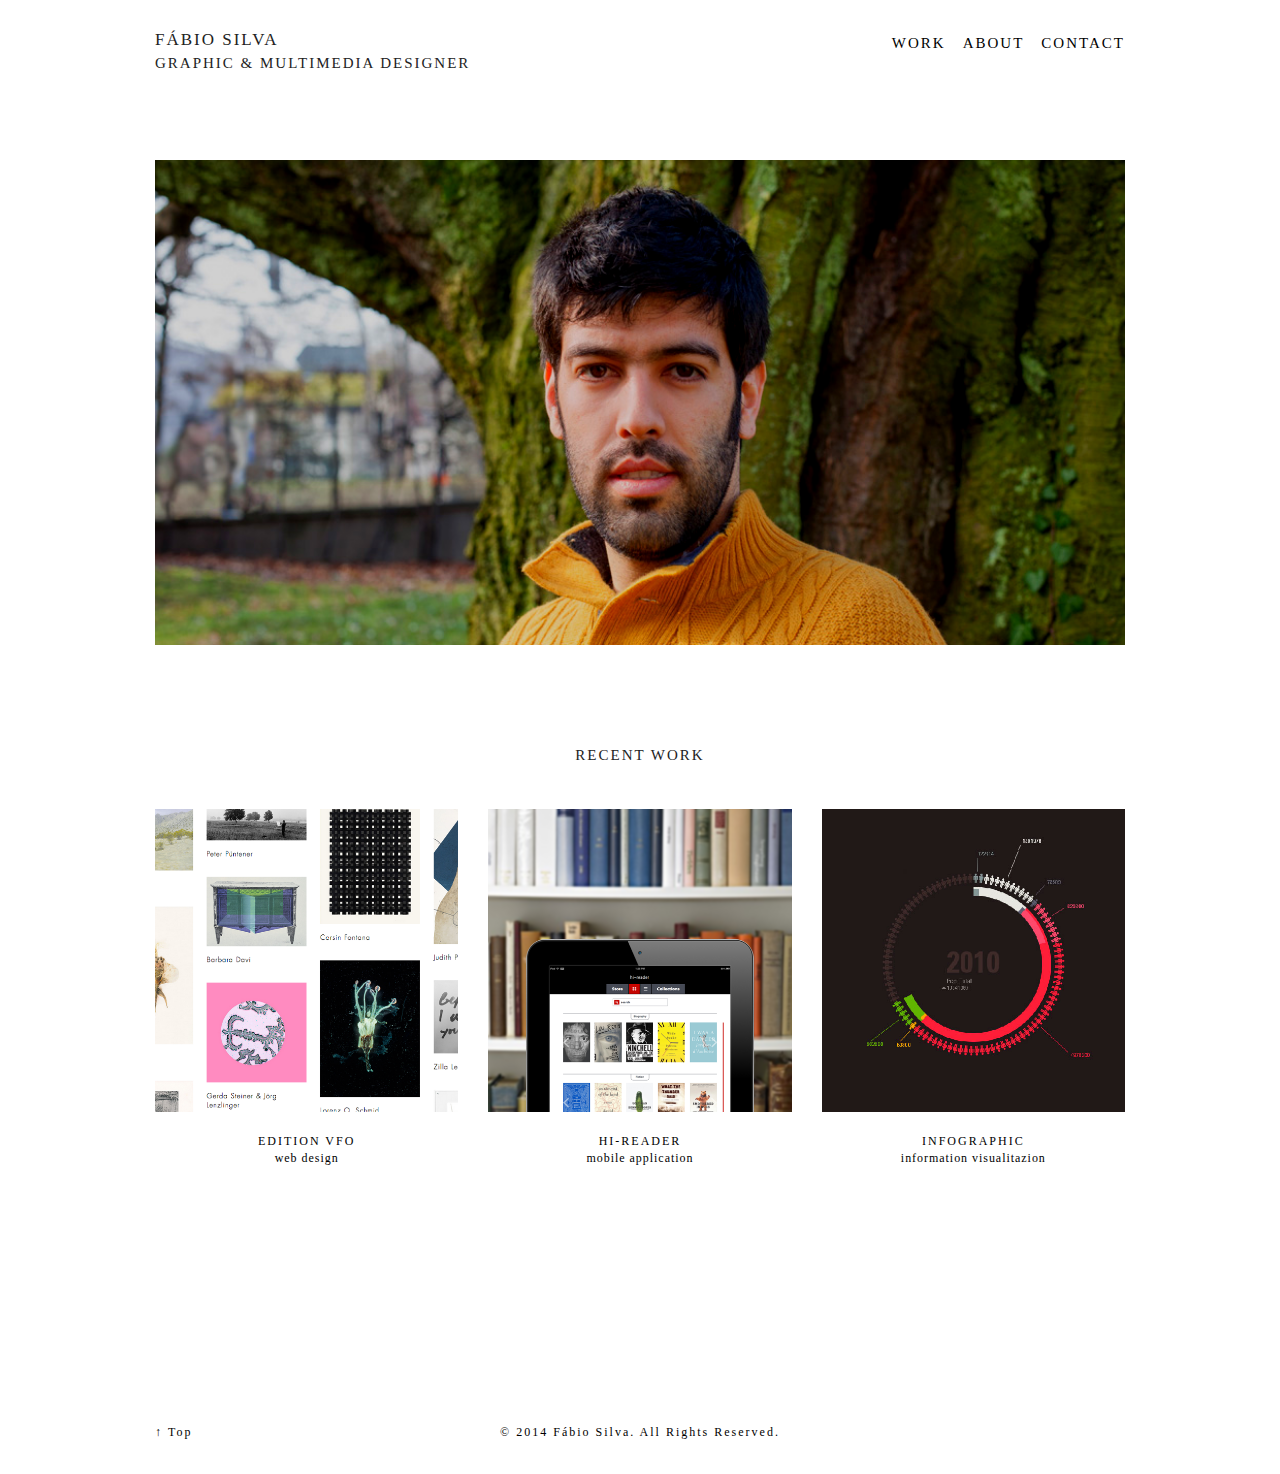
<file: index.html>
<!doctype html>
<html class               ="no-js" lang="en">
  <head>
    <meta charset         ="utf-8" />
    <meta name            ="viewport" content="width=device-width, initial-scale=1.0" />
    <link type            ="text/css" rel="stylesheet" href="http://fast.fonts.net/cssapi/09ff0a01-536b-4952-86ed-c318de79fda5.css"/>
    <title> Fábio Silva – Portfolio </title>
    <link rel             ="stylesheet" href="css/foundation.css" />
    <link href='http://fonts.googleapis.com/css?family=Roboto:400,100,100italic,300,300italic,400italic,500,500italic,700,700italic,900,900italic' rel='stylesheet' type='text/css'>
    <script src           ="js/vendor/modernizr.js"></script>
  </head>
  <body>

<!--<div class="row">
      <div class="large-12 columns posicaobottom">
        <div class="row hide-for-small">
          <div class="large-5 medium-7 small-12 columns">
            <div class="contain-to-grid sticky">
            <a href="index.html"> <h1>fábio silva</h1><span class="tagline">graphic & multimedia designer</span>
            </a>
            
            <div class="large-4 medium-1 columns">
            <p class="information"></p>
            </div>

            <div class="large-1 medium-2 small-12 small-text-center columns">
              <h1>about</h1>
            </div>

            <div class="large-1 medium-2 small-text-center columns end">
              <h1>contact</h1>
            </div>
</div>
        </div>
      </div>
    </div>-->
      
    
    <div class="row">
      <div class="large-12 columns posicaobottom">
       
          <div class="contain-to-grid sticky posicaotop">
      
            <nav class="top-bar toggle-topbar" data-topbar role="navigation"  data-options="sticky_on: true">
              <ul class="title-area">
                <li class="name">
                    <h1>fábio silva</h1>
                    <tagline>graphic &amp; multimedia designer</tagline></a>
                </li>
                </ul>
              
            
        
        <section>
          <ul class="right">
            <li class="search">
              <li><tagline><a href="work.html">work</a>&emsp;<a href="about.html">about</a>&emsp;<a href="contact.html">contact</a></tagline></li>    
            </li>

            
          </ul>
        </section>
        </nav>
    </div>
      </div>
    </div>
      
      
      <div class="row">
        <div class="large-12 columns posicaobottom">
            <img src="images/fabio_silva_.png">    
        </div>
    </div>
    
    
    <div class="row">
        <div class="large-12 columns text-center">
            <h1>recent work</h1>
        </div>
        <div class="large-4 medium-4 smal-12 columns text-center">
            <div class="pin">
            <a href="vfo.html"><img src="images/vfo.png"/><h>edition vfo</h><p>web design</p></a>
        </div>
            </div>
        
        <div class="large-4 medium-4 small-12 columns text-center">
            <div class="pin">
            <a href="hireader.html"><img src="images/hi-reader1.png"/><h>hi-reader</h><p>mobile application</p></a>
        </div>
        </div>
            
        <div class="large-4 medium-4 small-12 columns text-center">
            <div class="pin">
            <a href="infoviz.html"><img src="images/info.jpg"/><h>infographic</h><p>information visualitazion</p></a>
        </div>
    </div>
            </div>
      
      
    <!--<div class="row">
      
      
        <div class="large-6 medium-6 small-12 vrow">
          <div class="large-12 medium-12 small-12 columns text-center">
            <div class="pin">
              <a href="work1.html"><img src="images/en.jpg"/><h>ensino superior e empregabilidade em portugal</h><p>editorial design</p></a>
            </div>

            <div class="pin">
              <img src="images/casacinema.jpg"/><h>casa cinema</h><p>graphic design</p>
            </div>

            <div class="pin">
              <img src="images/maria.jpg"/><h>maria markov</h><p>editorial design, programming</p>
            </div>

            <div class="pin">
              <img src="images/fast.jpg"/><h>fastparq</h><p>interaction design, UI/UX</p>
            </div>

          </div>
        </div>
  

  
    <div class="large-6 medium-6 small-12 vrow">
      <div class="large-12 medium-12 small-12 columns text-center">
        <div class="pin">
          <img src="images/hi.jpg"/><h>voxel</h><p>graphic design, programming</p>
        </div>

        <div class="pin">
          <img src="images/hi1.jpg"/><h>hi-reader</h><p>interaction design, UI/UX</p>
        </div>

        <div class="pin">
          <img src="images/acabra.jpg"/><h>a cabra</h><p>editorial design</p>
        </div>

        <div class="pin">
          <img src="images/obrg.jpg"/><h>obrigatório não vêr</h><p>web design, UI/UX</p>
        </div>

      </div>
    </div>
  </div>-->



<!--footer-->


<div class                ="row">
  <div class              ="large-12 columns">
    <div class            ="space row">

      <div class="large-2 medium-2 small-2 columns">
        <div class="footer pos1">

          <taglinefooter><a href="#TOP">&uarr;&nbsp;Top</a></taglinefooter>

        </div>
      </div>

      <div class="large-8 medium-8 small-10 columns end">
        <div class="footer text-center   pos1">

          <taglinefooter><a href="">&copy; 2014 fábio silva. all rights reserved.</a></taglinefooter>

        </div>
      </div>



    </div>


  </div>
</div>

<!--footer-->

<script src               ="js/vendor/jquery.js"></script>
<script src               ="js/foundation.min.js"></script>
<script>
  $(document).foundation();
</script>
</body>
</html>
</file>
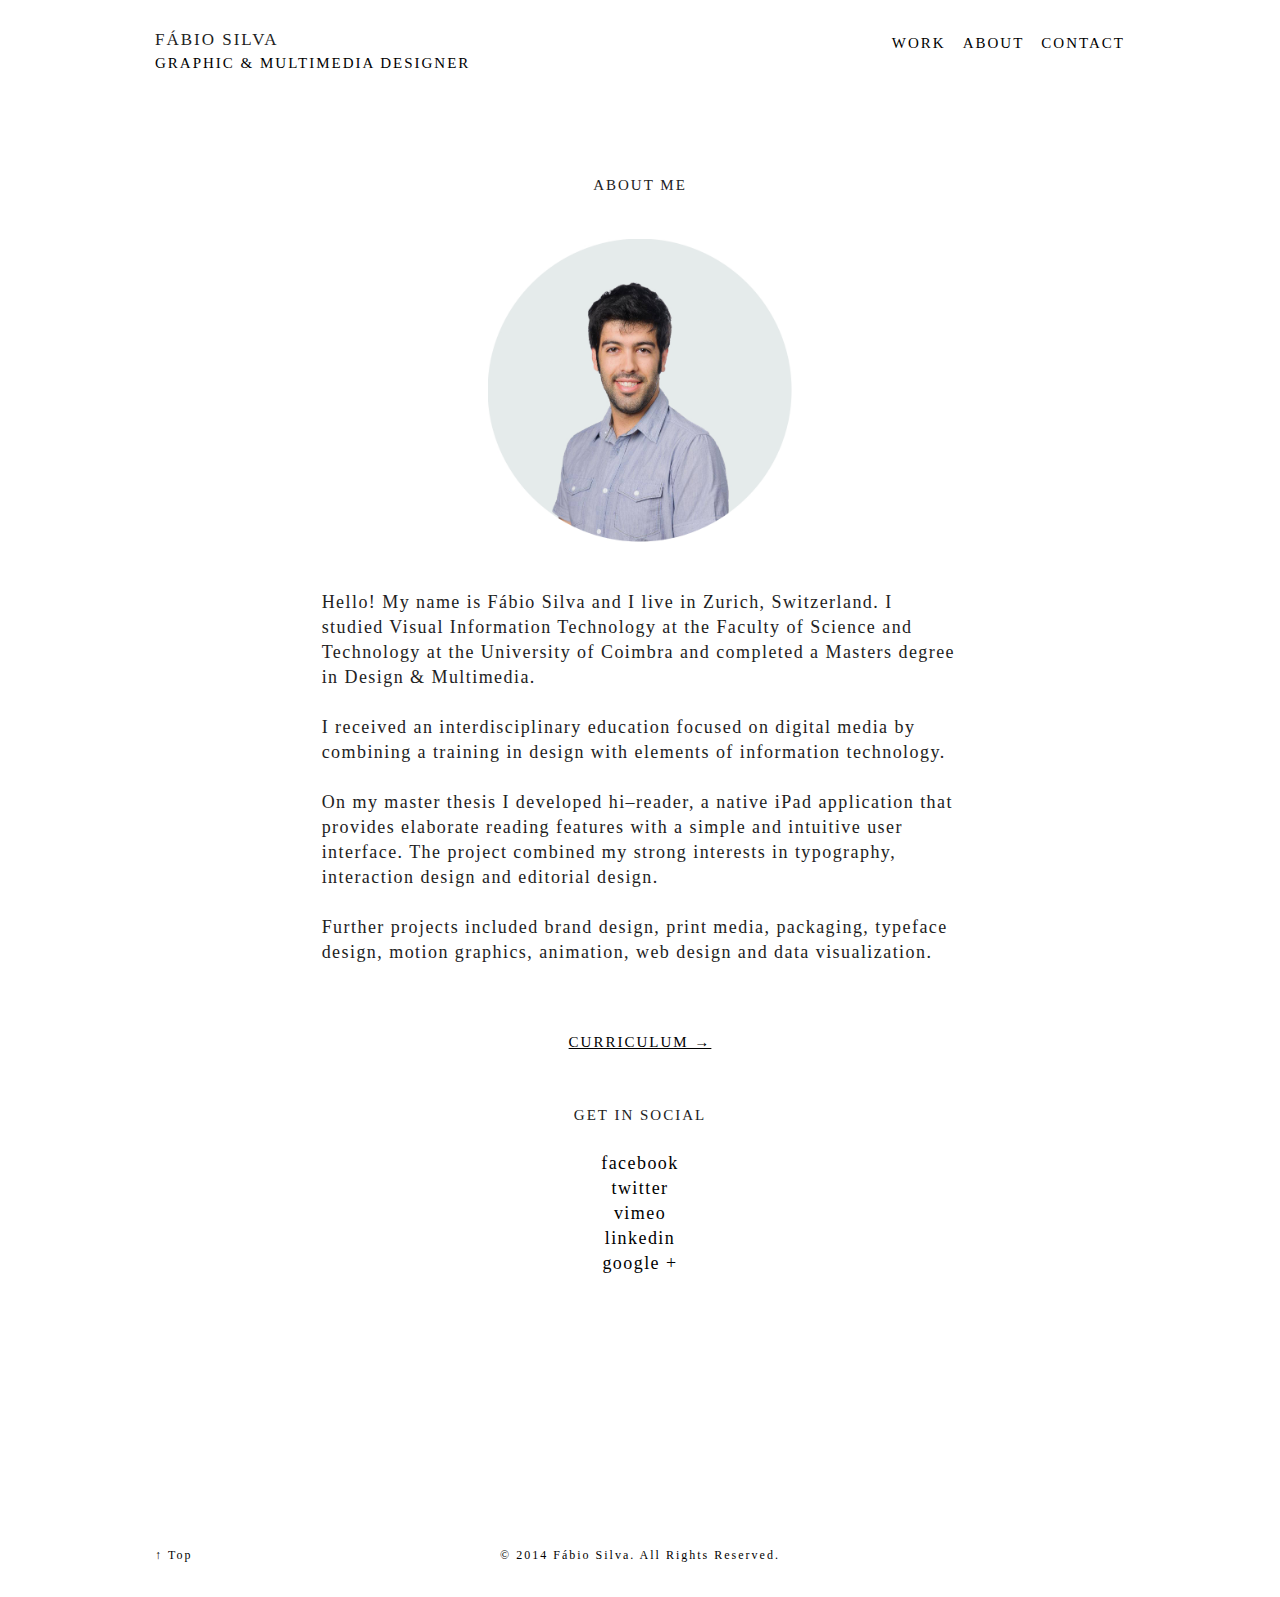
<file: about.html>
<!doctype html>
<html class               ="no-js" lang="en">
  <head>
    <meta charset         ="utf-8" />
    <meta name            ="viewport" content="width=device-width, initial-scale=1.0" />
    <link type            ="text/css" rel="stylesheet" href="http://fast.fonts.net/cssapi/09ff0a01-536b-4952-86ed-c318de79fda5.css"/>
    <title> Fábio Silva – Portfolio </title>
    <link rel             ="stylesheet" href="css/foundation.css" />
    <script src           ="js/vendor/modernizr.js"></script>
  </head>
  <body>


 <!--nav-->     
    
    <div class="row">
      <div class="large-12 columns posicaobottom">
       
          <div class="contain-to-grid sticky posicaotop">
      
            <nav class="top-bar toggle-topbar" data-topbar role="navigation"  data-options="sticky_on: true">
              <ul class="title-area">
                <li class="name">
                    <a href="index.html"><h1>fábio silva</h1>
                    <tagline>graphic &amp; multimedia designer</tagline></a>
                </li>
                </ul>
              
            
        
        <section>
          <ul class="right">
            <li class="search">
              <li><tagline><a href="work.html">work</a>&emsp;<a href="">about</a>&emsp;<a href="contact.html">contact</a></li>    
            </li>

            
          </ul>
        </section>
        </nav>
    </div>
      </div>
    </div>
      
      <!--end nav-->

    
    
    <div class="row">
        <div class="large-12 columns text-center">
            <h1>about me</h1>
        </div>
        </div>
      
          <div class="row">
            <div class="large-4 large-centered medium-4 medium-centered small-12 small-centered columns text-center">
                <div class="pin">
                <img src="images/fabz4.jpg"/>
            </div>
                </div>
        </div>
      
      <div class="row">
        <div class="large-8 large-centered medium-8 medium-centered small-12 small-centered columns">
            <p>Hello! My name is Fábio Silva and I live in Zurich, Switzerland. I studied Visual Information Technology at the Faculty of Science and Technology at the University of Coimbra and completed a Masters degree in Design & Multimedia.<br><br>
I received an interdisciplinary education focused on digital media by combining a training in design with elements of information technology.<br><br>On my master thesis I developed hi–reader, a native iPad application that provides elaborate reading features with a simple and intuitive user interface. The project combined my strong interests in typography, interaction design and editorial design.<br><br>Further projects included brand design, print media, packaging, typeface design, motion graphics, animation, web design and data visualization.
</p>
        </div>
    </div>
      
                    <div class="row">
            <div class="large-12 columns text-center">
                <h2><a class="link" href="images/cv.pdf" target="_blank">curriculum &rarr;</a></h2>
            </div>
            </div>
      
                <div class="row">
            <div class="large-12 columns text-center">
                <h2>get in social</h2>
            </div>
            </div>
      
                      <div class="row">
            <div class="large-8 large-centered medium-8 medium-centered small-12 small-centered columns text-center">
                <p><a href="https://www.facebook.com/fabiomtsilva" target="_blank">facebook</a><br><a href="https://twitter.com/fabios_s" target="_blank">twitter</a><br><a href="https://vimeo.com/user6964738" target="_blank">vimeo</a><br><a href="https://www.linkedin.com/in/fabiomiguelsilva" target="_blank">linkedin</a><br><a href="https://plus.google.com/u/0/+FábioSilvaFábioSilva/" target="_blank">google +</a><br></p>
            </div>
        </div>
      

      
<!--          <div class="row">
            <div class="large-12 columns text-center">
                <h2>about this website</h2>
            </div>
            </div>
      
      
                <div class="row">
            <div class="large-8 large-centered medium-8 medium-centered small-12 small-centered columns">
                <p>The hi–reader is a native application for iPad that provides simple and easy conditions for the user to read. I designed all the screens of the application and partial developed it to be sure that it will be possible to implement it in the future. There can be found features associated with manipulation of typography as for example, typeface, size, line spacing, kerning or tracking.</p>
            </div>
        </div>-->
      
      
      
      
      

      


<!--footer-->


<div class                ="row">
  <div class              ="large-12 columns">
    <div class            ="space row">

      <div class="large-2 medium-2 small-2 columns">
        <div class="footer pos1">

          <taglinefooter><a href="#TOP">&uarr;&nbsp;Top</a></taglinefooter>

        </div>
      </div>

      <div class="large-8 medium-8 small-10 columns end">
        <div class="footer text-center   pos1">

          <taglinefooter><a href="">&copy; 2014 fábio silva. all rights reserved.</a></taglinefooter>

        </div>
      </div>



    </div>


  </div>
</div>

<!--footer-->

<script src               ="js/vendor/jquery.js"></script>
<script src               ="js/foundation.min.js"></script>
<script>
  $(document).foundation();
</script>
</body>
</html>
</file>
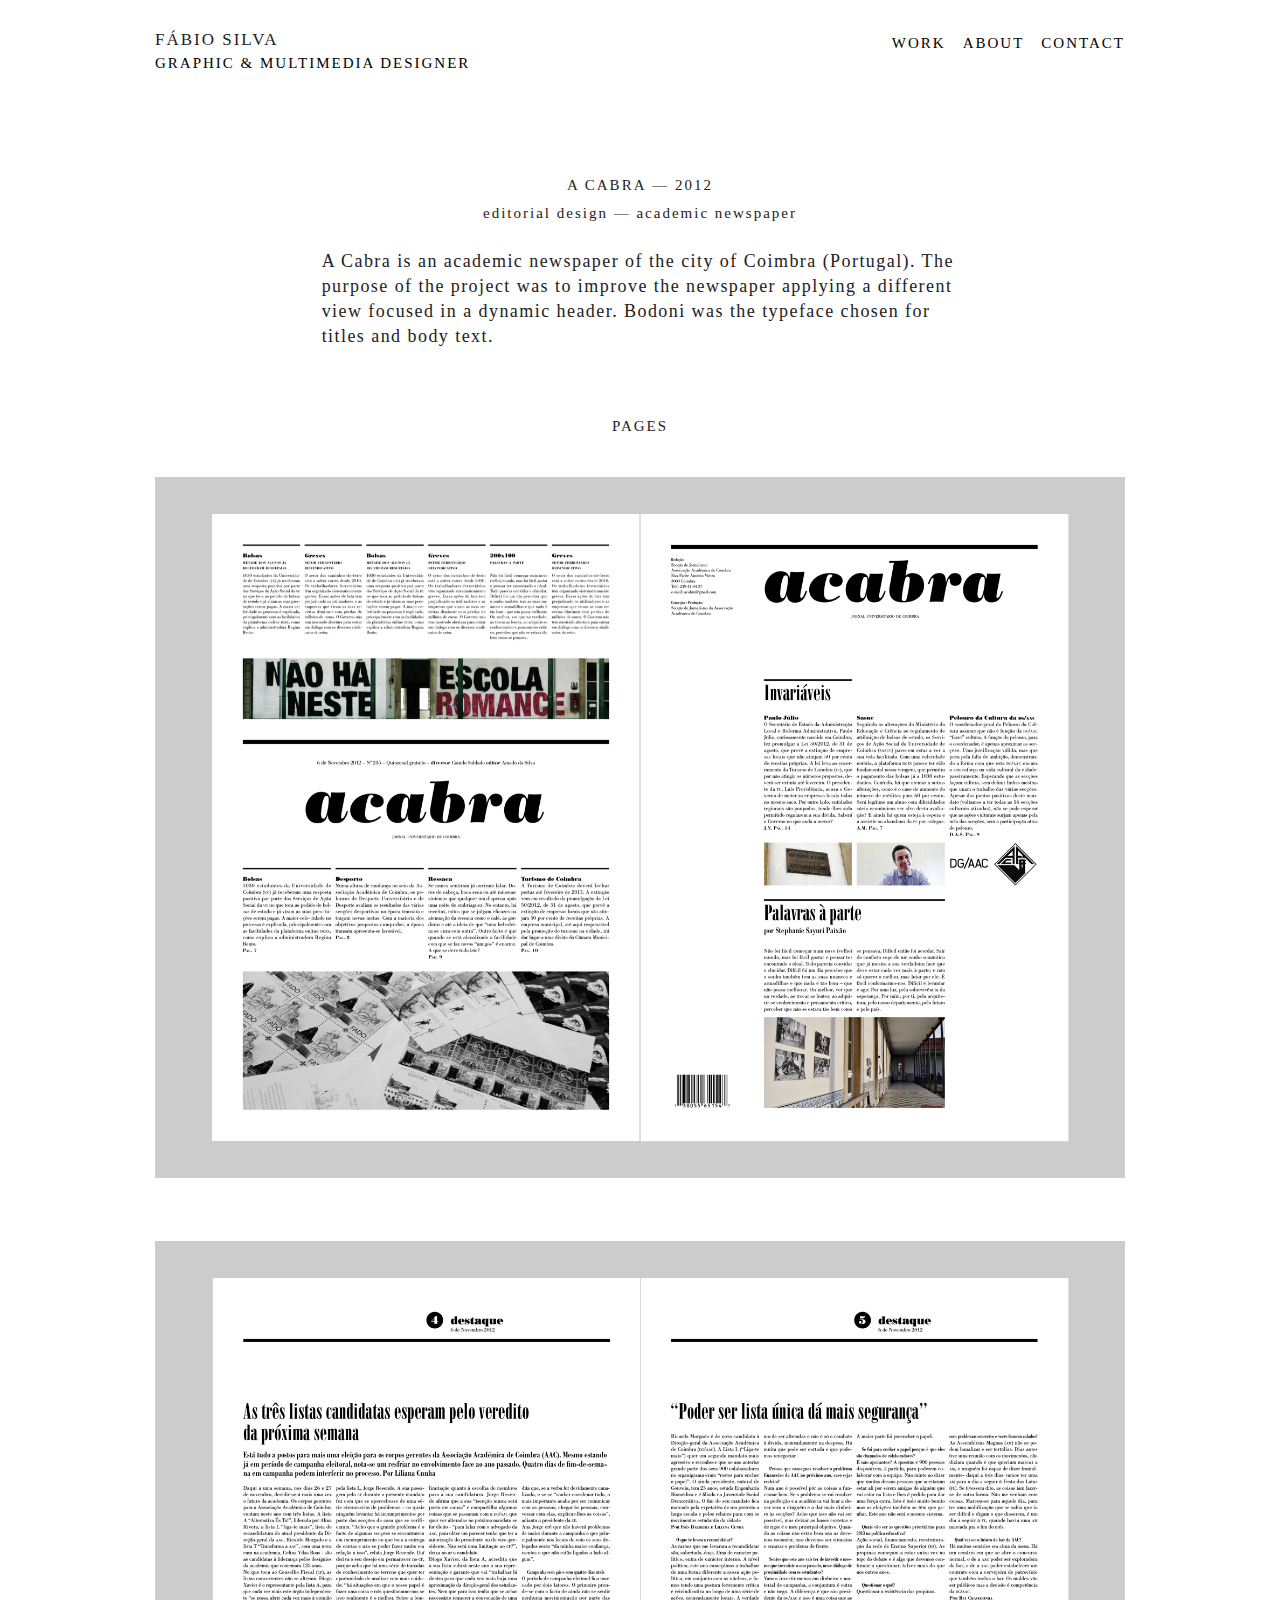
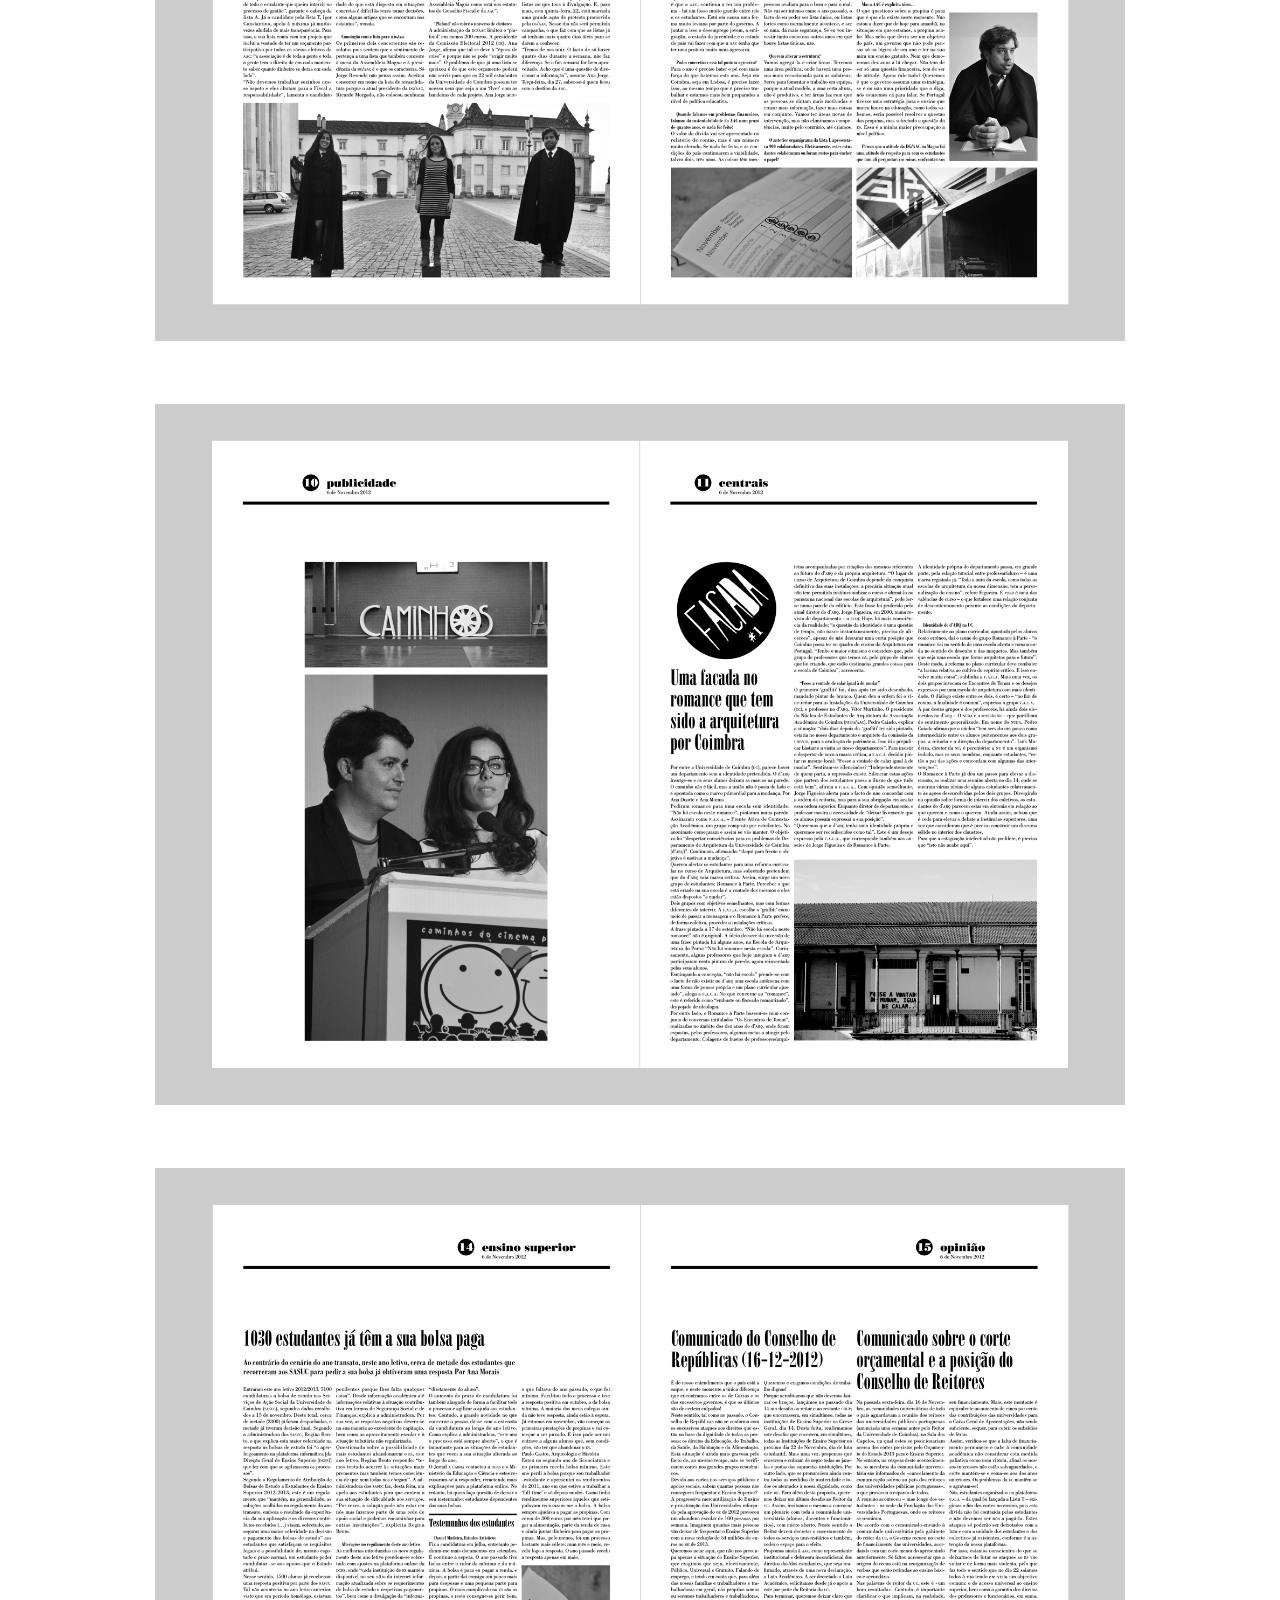
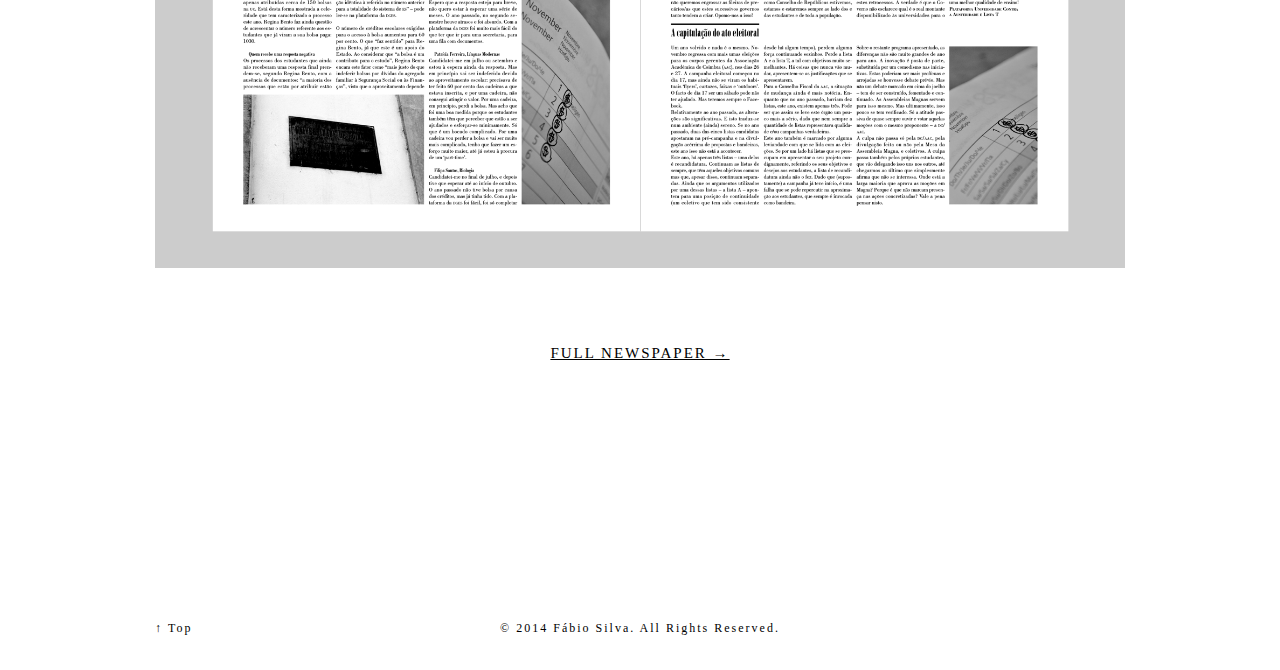
<file: cabra.html>
<!doctype html>
    <html class               ="no-js" lang="en">
      <head>
        <meta charset         ="utf-8" />
        <meta name            ="viewport" content="width=device-width, initial-scale=1.0" />
        <link type            ="text/css" rel="stylesheet" href="http://fast.fonts.net/cssapi/09ff0a01-536b-4952-86ed-c318de79fda5.css"/>
        <title> Fábio Silva – Portfolio </title>
        <link rel             ="stylesheet" href="css/foundation.css" />
        <script src           ="js/vendor/modernizr.js"></script>
      </head>
      <body>


     <!--nav-->     

        <div class="row">
          <div class="large-12 columns posicaobottom">

              <div class="contain-to-grid sticky posicaotop">

                <nav class="top-bar toggle-topbar" data-topbar role="navigation"  data-options="sticky_on: true">
                  <ul class="title-area">
                    <li class="name">
                        <a href="index.html"><h1>fábio silva</h1>
                        <tagline>graphic &amp; multimedia designer</tagline></a>
                    </li>
                    </ul>



            <section>
              <ul class="right">
                <li class="search">
                  <li><tagline><a href="work.html">work</a>&emsp;<a href="about.html">about</a>&emsp;<a href="contact.html">contact</a></li>    
                </li>


              </ul>
            </section>
            </nav>
        </div>
          </div>
        </div>

          <!--end nav-->


        <div class="row">
            <div class="large-12 columns text-center">
                <h1>a cabra&nbsp;&mdash;&nbsp;2012</h1><h3>editorial design&nbsp;&mdash;&nbsp;academic newspaper</h3>
            </div>
            </div>

          <div class="row">
            <div class="large-8 large-centered medium-8 medium-centered small-12 small-centered columns">
                <p>A Cabra is an academic newspaper of the city of Coimbra (Portugal). The purpose of the project was to improve the newspaper applying a different view focused in a dynamic header. Bodoni was the typeface chosen for titles and body text.</p>
            </div>
        </div>
          
        <div class="row">
            <div class="large-12 columns text-center">
                <h2>pages</h2>
            </div>
            </div>
          
    <div class="row">
            <div class="large-12 medium-12 smal-12 columns text-center">
                <div class="pin">
                <img src="images/cabra/cabra1.png"/>
            </div>
                </div>

            <div class="large-12 medium-12 small-12 columns text-center">
                <div class="pin">
                <img src="images/cabra/cabra2.png"/>
            </div>
            </div>
        
         <div class="large-12 medium-12 small-12 columns text-center">
                <div class="pin">
                <img src="images/cabra/cabra3.png"/>
            </div>
            </div>
        
         <div class="large-12 medium-12 small-12 columns text-center">
                <div class="pin">
                <img src="images/cabra/cabra4.png"/>
            </div>
            </div>

    </div>
          
              <div class="row">
            <div class="large-12 columns text-center">
                <h2><a class="link" href="images/cabra/jornalCabra.pdf" target="_blank">full newspaper &rarr;</a></h2>
            </div>
            </div>
          

        



    <!--footer-->


    <div class                ="row">
      <div class              ="large-12 columns">
        <div class            ="space row">

          <div class="large-2 medium-2 small-2 columns">
            <div class="footer pos1">

              <taglinefooter><a href="#TOP">&uarr;&nbsp;Top</a></taglinefooter>

            </div>
          </div>

          <div class="large-8 medium-8 small-10 columns end">
            <div class="footer text-center pos1">

              <taglinefooter><a href="">&copy; 2014 fábio silva. all rights reserved.</a></taglinefooter>

            </div>
          </div>



        </div>


      </div>
    </div>

    <!--footer-->

    <script src               ="js/vendor/jquery.js"></script>
    <script src               ="js/foundation.min.js"></script>
    <script>
      $(document).foundation();
    </script>
    </body>
    </html>
</file>
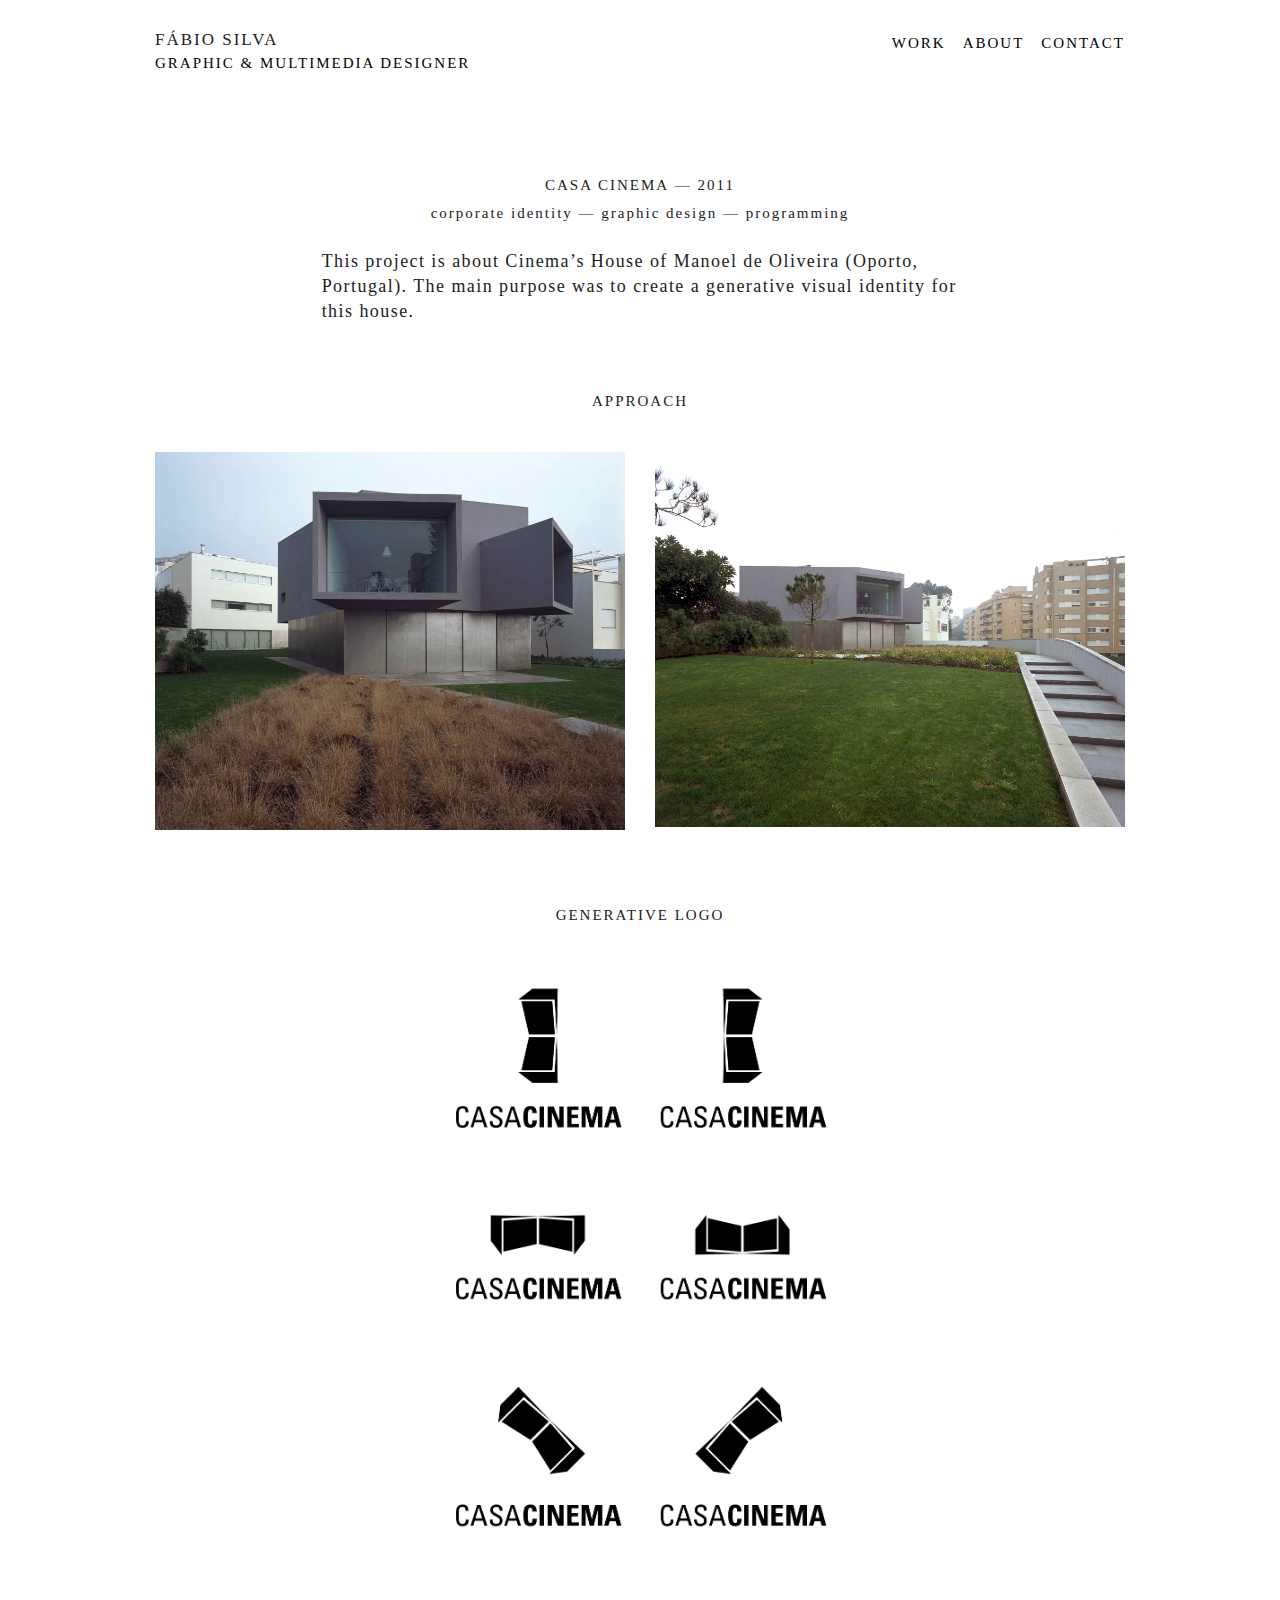
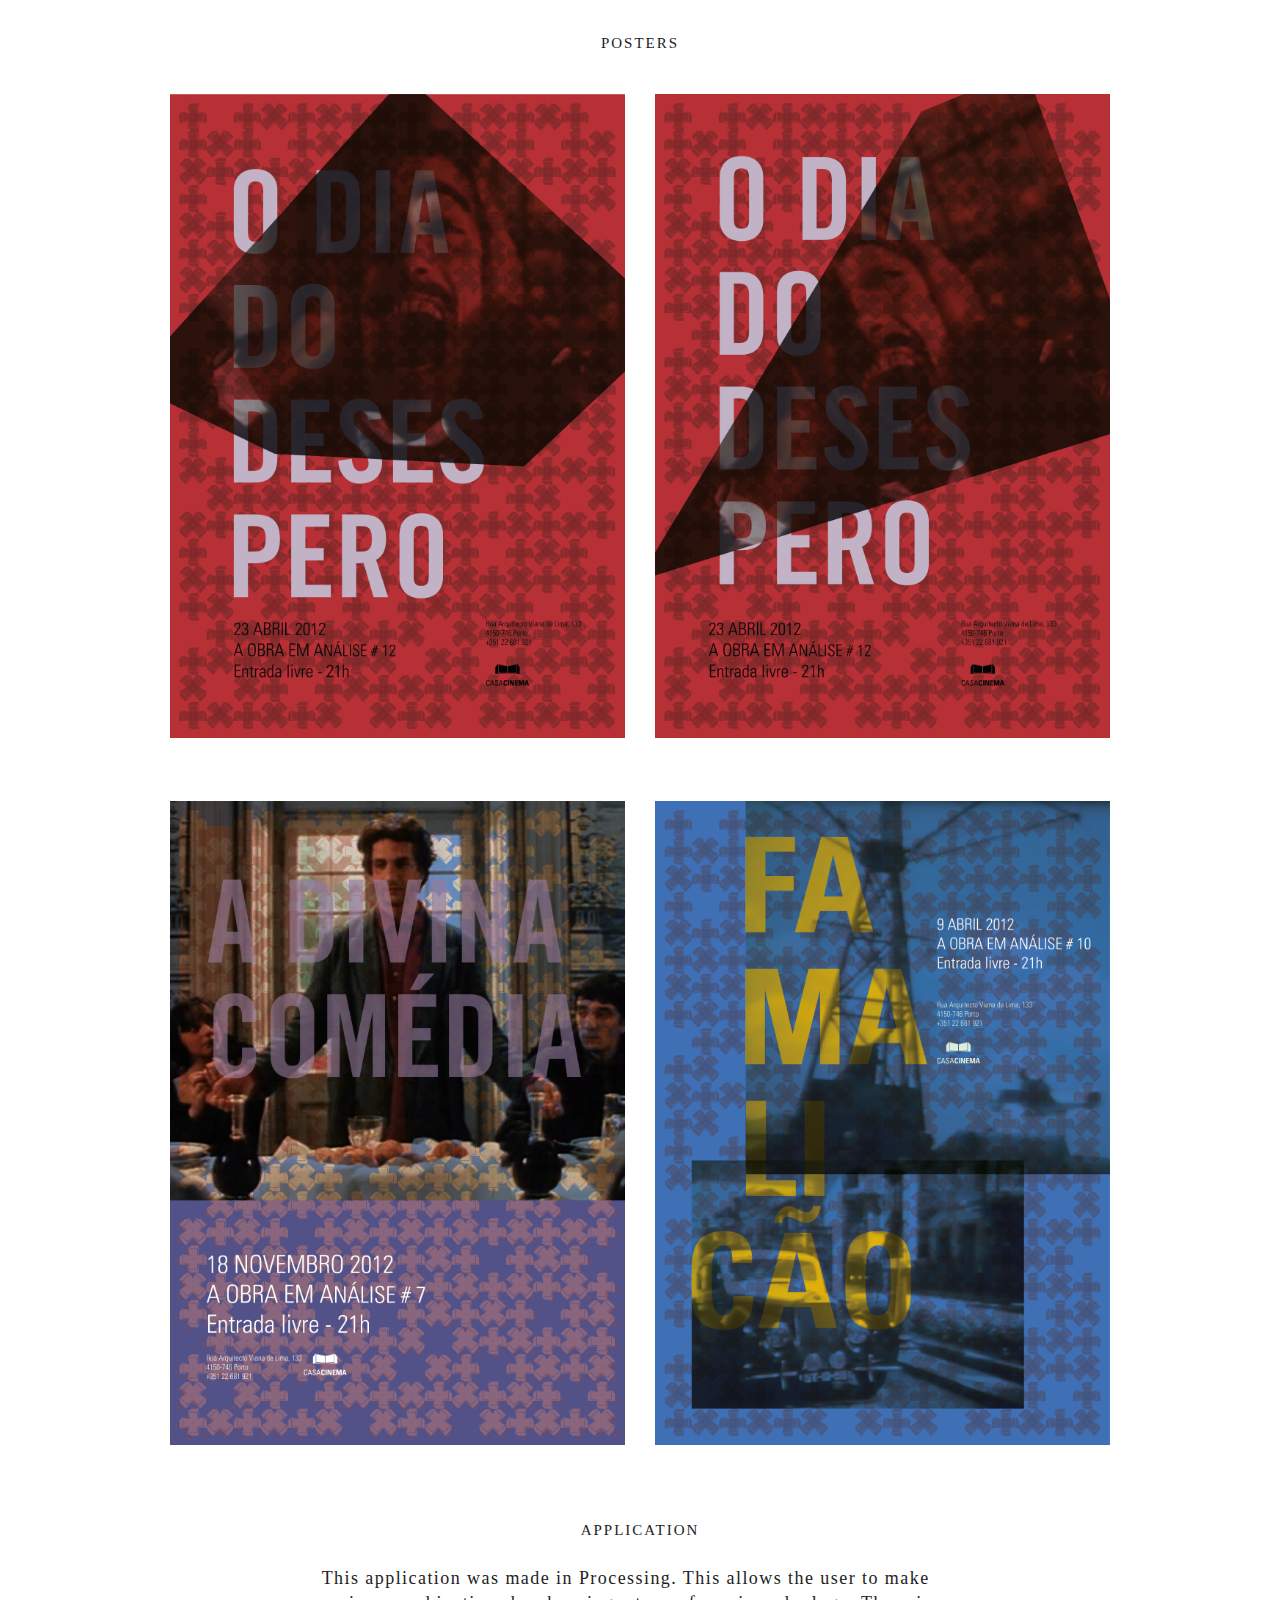
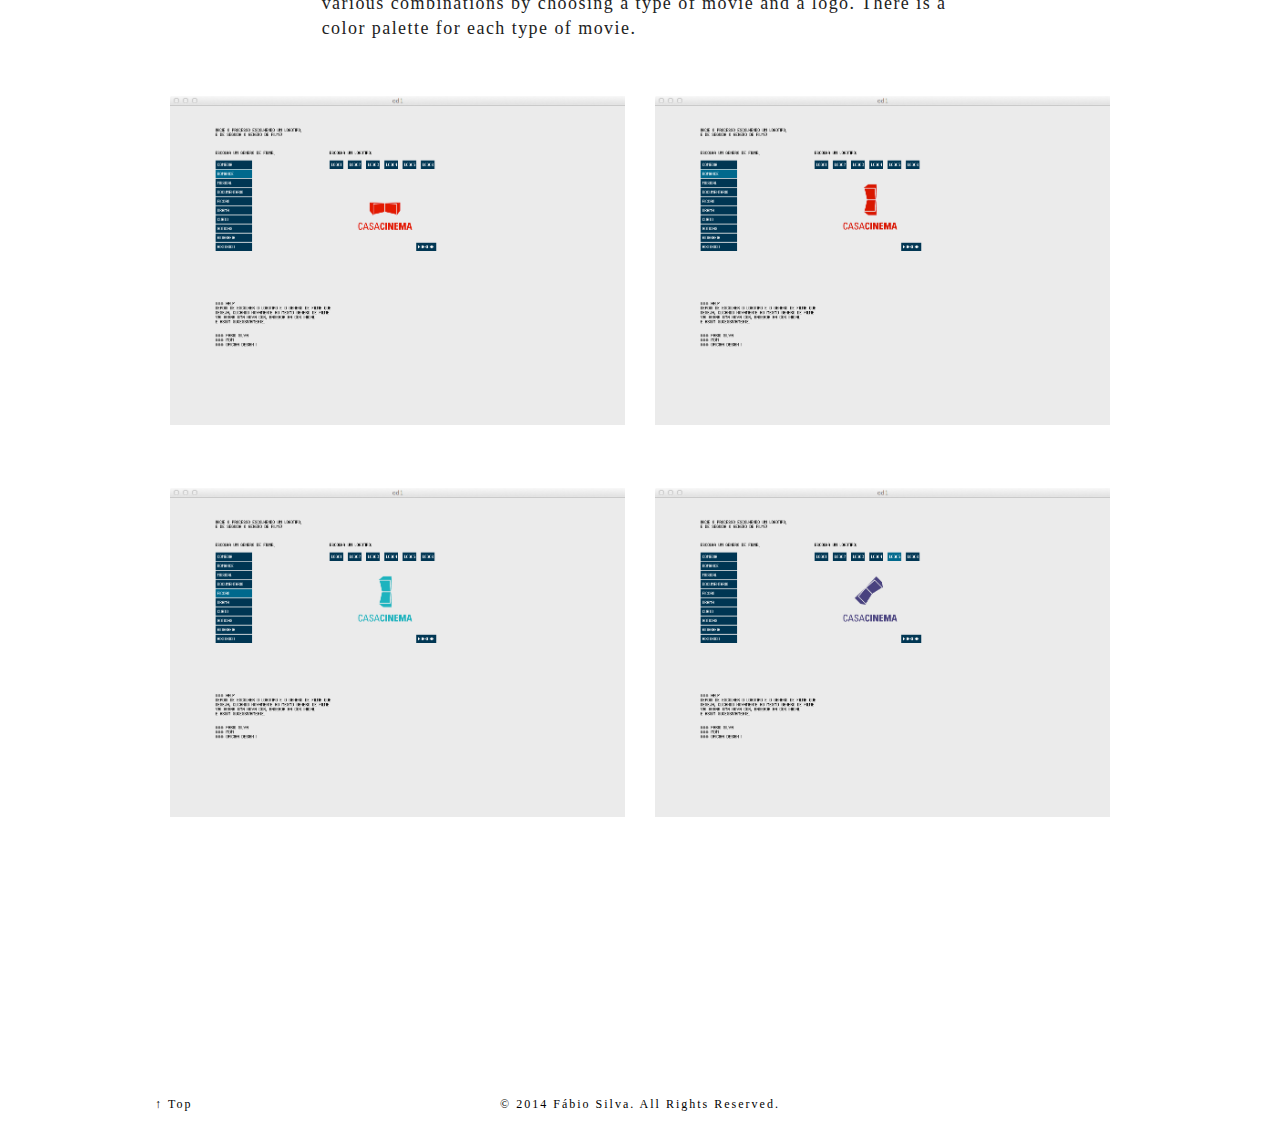
<file: cinema.html>
<!doctype html>
        <html class               ="no-js" lang="en">
          <head>
            <meta charset         ="utf-8" />
            <meta name            ="viewport" content="width=device-width, initial-scale=1.0" />
            <link type            ="text/css" rel="stylesheet" href="http://fast.fonts.net/cssapi/09ff0a01-536b-4952-86ed-c318de79fda5.css"/>
            <title> Fábio Silva – Portfolio </title>
            <link rel             ="stylesheet" href="css/foundation.css" />
            <script src           ="js/vendor/modernizr.js"></script>
          </head>
          <body>


         <!--nav-->     

            <div class="row">
              <div class="large-12 columns posicaobottom">

                  <div class="contain-to-grid sticky posicaotop">

                    <nav class="top-bar toggle-topbar" data-topbar role="navigation"  data-options="sticky_on: true">
                      <ul class="title-area">
                        <li class="name">
                            <a href="index.html"><h1>fábio silva</h1>
                            <tagline>graphic &amp; multimedia designer</tagline></a>
                        </li>
                        </ul>



                <section>
                  <ul class="right">
                    <li class="search">
                      <li><tagline><a href="work.html">work</a>&emsp;<a href="about.html">about</a>&emsp;<a href="contact.html">contact</a></li>    
                    </li>


                  </ul>
                </section>
                </nav>
            </div>
              </div>
            </div>

              <!--end nav-->


            <div class="row">
                <div class="large-12 columns text-center">
                    <h1>casa cinema&nbsp;&mdash;&nbsp;2011</h1><h3>corporate identity&nbsp;&mdash;&nbsp;graphic design&nbsp;&mdash;&nbsp;programming</h3>
                </div>
                </div>

              <div class="row">
                <div class="large-8 large-centered medium-8 medium-centered small-12 small-centered columns">
                    <p>This project is about Cinema’s House of Manoel de Oliveira (Oporto, Portugal). The main purpose was to create a generative visual identity for this house.</p>
                </div>
            </div>

        <div class="row">
                <div class="large-12 columns text-center">
                    <h2>approach</h2>
                </div>
                </div>    


            <div class="row">
            <div class="large-12 columns">

                </div>

                <div class="large-6 medium-6 smal-12 columns text-center">
                    <div class="pin">
                    <img src="images/casacinema/06.jpg"/>
                </div>
                    </div>

                <div class="large-6 medium-6 small-12 columns text-center">
                    <div class="pin">
                    <img src="images/casacinema/05.jpg"/>
                </div>
                </div>



        </div>
        </div>

            <div class="row">
                <div class="large-12 columns text-center">
                    <h2>generative logo</h2>
                </div>
                </div>

        <div class="row">
            <div class="large-12 columns">


                <div class="large-6 large-centered medium-6 medium-centered smal-12 columns text-center">
                    <div class="pin">
                    <img src="images/casacinema/logo.png"/>
                </div>
          </div>

        </div>
        </div>

           <div class="row">
                <div class="large-12 columns text-center">
                    <h2>posters</h2>
                </div>
                </div>

        </div>

<div class="row">
        <div class="large-12 columns">
                
            <div class="large-6 medium-6 smal-12 columns text-center">
                <div class="pin">
                <img src="images/casacinema/cartazes_finais_finais-01.png"/>
            </div>
                </div>

            <div class="large-6 medium-6 small-12 columns text-center">
                <div class="pin">
                <img src="images/casacinema/cartazes_finais_finais-03.png"/>
            </div>
            </div>
            

    </div>
    </div>

    <div class="row">
        <div class="large-12 columns">
                
            <div class="large-6 medium-6 smal-12 columns text-center">
                <div class="pin">
                <img src="images/casacinema/cartazes_finais_finais-05.png"/>
            </div>
                </div>

            <div class="large-6 medium-6 small-12 columns text-center">
                <div class="pin">
                <img src="images/casacinema/cartazes_finais_finais-06.png"/>
            </div>
            </div>
            

    </div>
    </div>

       <div class="row">
                <div class="large-12 columns text-center">
                    <h2>application</h2>
                </div>
                </div>

              <div class="row">
                <div class="large-8 large-centered medium-8 medium-centered small-12 small-centered columns">
                    <p>This application was made in Processing. This allows the user to make various combinations by choosing a type of movie and a logo. There is a color palette for each type of movie.</p>
                </div>
            </div>

    <div class="row">
        <div class="large-12 columns">
                
            <div class="large-6 medium-6 smal-12 columns text-center">
                <div class="pin">
                <img src="images/casacinema/casaCinema1.png"/>
            </div>
                </div>

            <div class="large-6 medium-6 small-12 columns text-center">
                <div class="pin">
                <img src="images/casacinema/casaCinema2.png"/>
            </div>
            </div>
</div>
    </div>

    <div class="row">
        <div class="large-12 columns">
                
            <div class="large-6 medium-6 smal-12 columns text-center">
                <div class="pin">
                <img src="images/casacinema/casaCinema3.png"/>
            </div>
                </div>

            <div class="large-6 medium-6 small-12 columns text-center">
                <div class="pin">
                <img src="images/casacinema/casaCinema4.png"/>
            </div>
            </div>
</div>
    </div>


        <!--footer-->


        <div class                ="row">
          <div class              ="large-12 columns">
            <div class            ="space row">

              <div class="large-2 medium-2 small-2 columns">
                <div class="footer pos1">

                  <taglinefooter><a href="#TOP">&uarr;&nbsp;Top</a></taglinefooter>

                </div>
              </div>

              <div class="large-8 medium-8 small-10 columns end">
                <div class="footer text-center pos1">

                  <taglinefooter><a href="">&copy; 2014 fábio silva. all rights reserved.</a></taglinefooter>

                </div>
              </div>



            </div>


          </div>
        </div>

        <!--footer-->

        <script src               ="js/vendor/jquery.js"></script>
        <script src               ="js/foundation.min.js"></script>
        <script>
          $(document).foundation();
        </script>
        </body>
        </html>
</file>
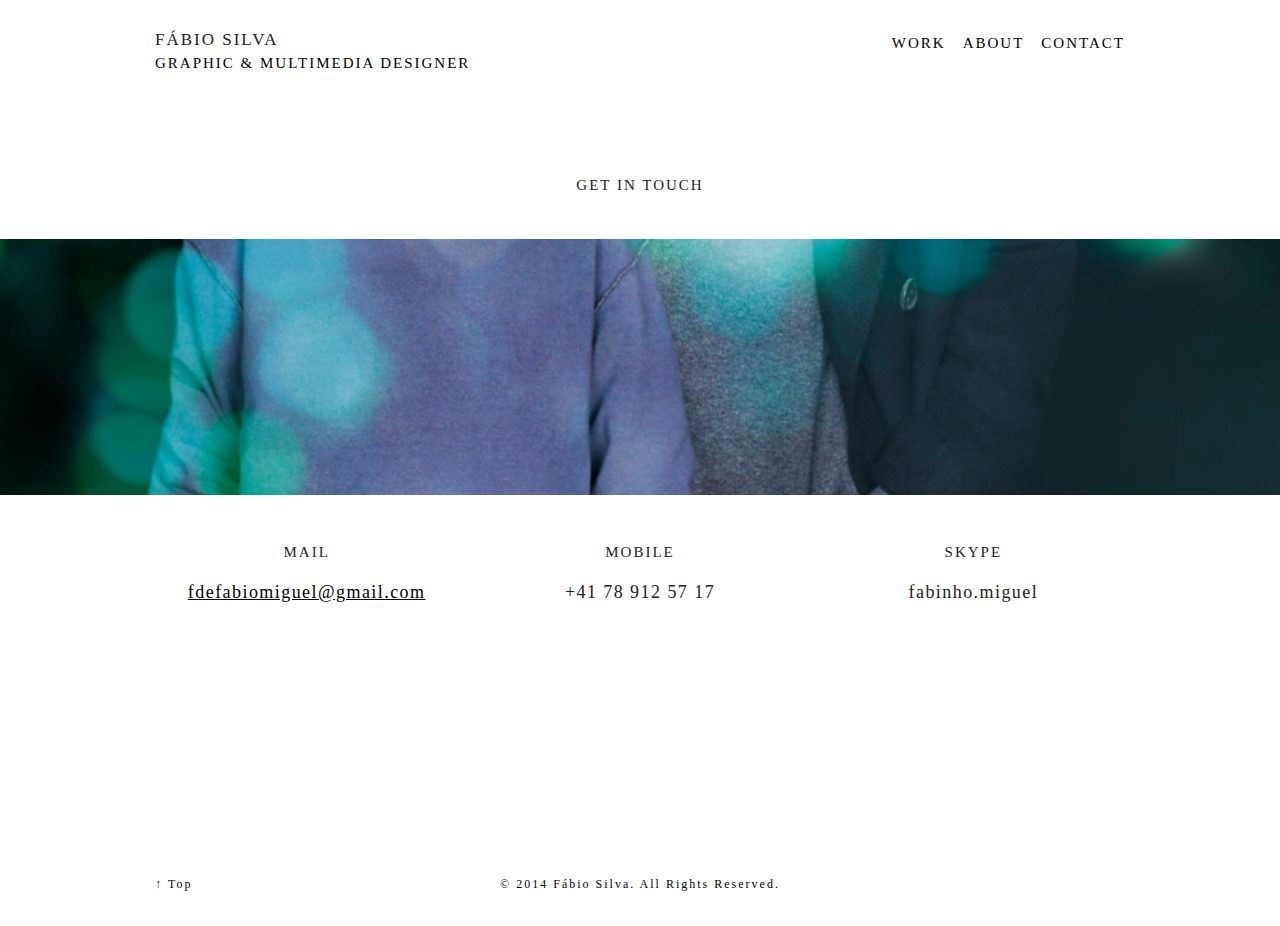
<file: contact.html>
<!doctype html>
<html class               ="no-js" lang="en">
  <head>
    <meta charset         ="utf-8" />
    <meta name            ="viewport" content="width=device-width, initial-scale=1.0" />
    <link type            ="text/css" rel="stylesheet" href="http://fast.fonts.net/cssapi/09ff0a01-536b-4952-86ed-c318de79fda5.css"/>
    <title> Fábio Silva – Portfolio </title>
    <link rel             ="stylesheet" href="css/foundation.css" />
    <script src           ="js/vendor/modernizr.js"></script>
  </head>
  <body>


 <!--nav-->     
    
    <div class="row">
      <div class="large-12 columns posicaobottom">
       
          <div class="contain-to-grid sticky posicaotop">
      
            <nav class="top-bar toggle-topbar" data-topbar role="navigation"  data-options="sticky_on: true">
              <ul class="title-area">
                <li class="name">
                    <a href="index.html"><h1>fábio silva</h1>
                    <tagline>graphic &amp; multimedia designer</tagline></a>
                </li>
                </ul>
              
            
        
        <section>
          <ul class="right">
            <li class="search">
              <li><tagline><a href="work.html">work</a>&emsp;<a href="about.html">about</a>&emsp;<a href="">contact</a></li>    
            </li>

            
          </ul>
        </section>
        </nav>
    </div>
      </div>
    </div>
      
      <!--end nav-->
      
          <div class="row">
        <div class="large-12 columns text-center">
            <h1>get in touch</h1>
        </div>
        </div>
      
      <div class="">
            <img src="images/touch.png">
          </div>
      
<div class="row">
            <div class="large-4 medium-4 small-12 columns text-center">
                <h2>mail</h2><p><a href="mailto:fdefabiomiguel@gmail.com" class="link">fdefabiomiguel@gmail.com</a></p>
            </div>
    
    <div class="large-4 medium-4 small-12 columns text-center">
                <h2>mobile</h2> <p>+41 78 912 57 17</p>
            </div>
      
      <div class="large-4 medium-4 small-12 columns text-center">
                <h2>skype</h2><p>fabinho.miguel</p>
            </div>
            </div>
    
<!--      <div class="row">
            <div class="large-12 columns text-center">
                <p>mail: <a href="mailto:fdefabiomiguel@gmail.com" class="link">fdefabiomiguel@gmail.com</a><br>number: +41 78 912 57 17<br>skype: fabinho.miguel</p>
            </div>
            </div>-->
      

      

      
      
      
      
      

      


<!--footer-->


<div class                ="row">
  <div class              ="large-12 columns">
    <div class            ="space row">

      <div class="large-2 medium-2 small-2 columns">
        <div class="footer pos1">

          <taglinefooter><a href="#TOP">&uarr;&nbsp;Top</a></taglinefooter>

        </div>
      </div>

      <div class="large-8 medium-8 small-10 columns end">
        <div class="footer text-center   pos1">

          <taglinefooter><a href="">&copy; 2014 fábio silva. all rights reserved.</a></taglinefooter>

        </div>
      </div>



    </div>


  </div>
</div>

<!--footer-->

<script src               ="js/vendor/jquery.js"></script>
<script src               ="js/foundation.min.js"></script>
<script>
  $(document).foundation();
</script>
</body>
</html>
</file>
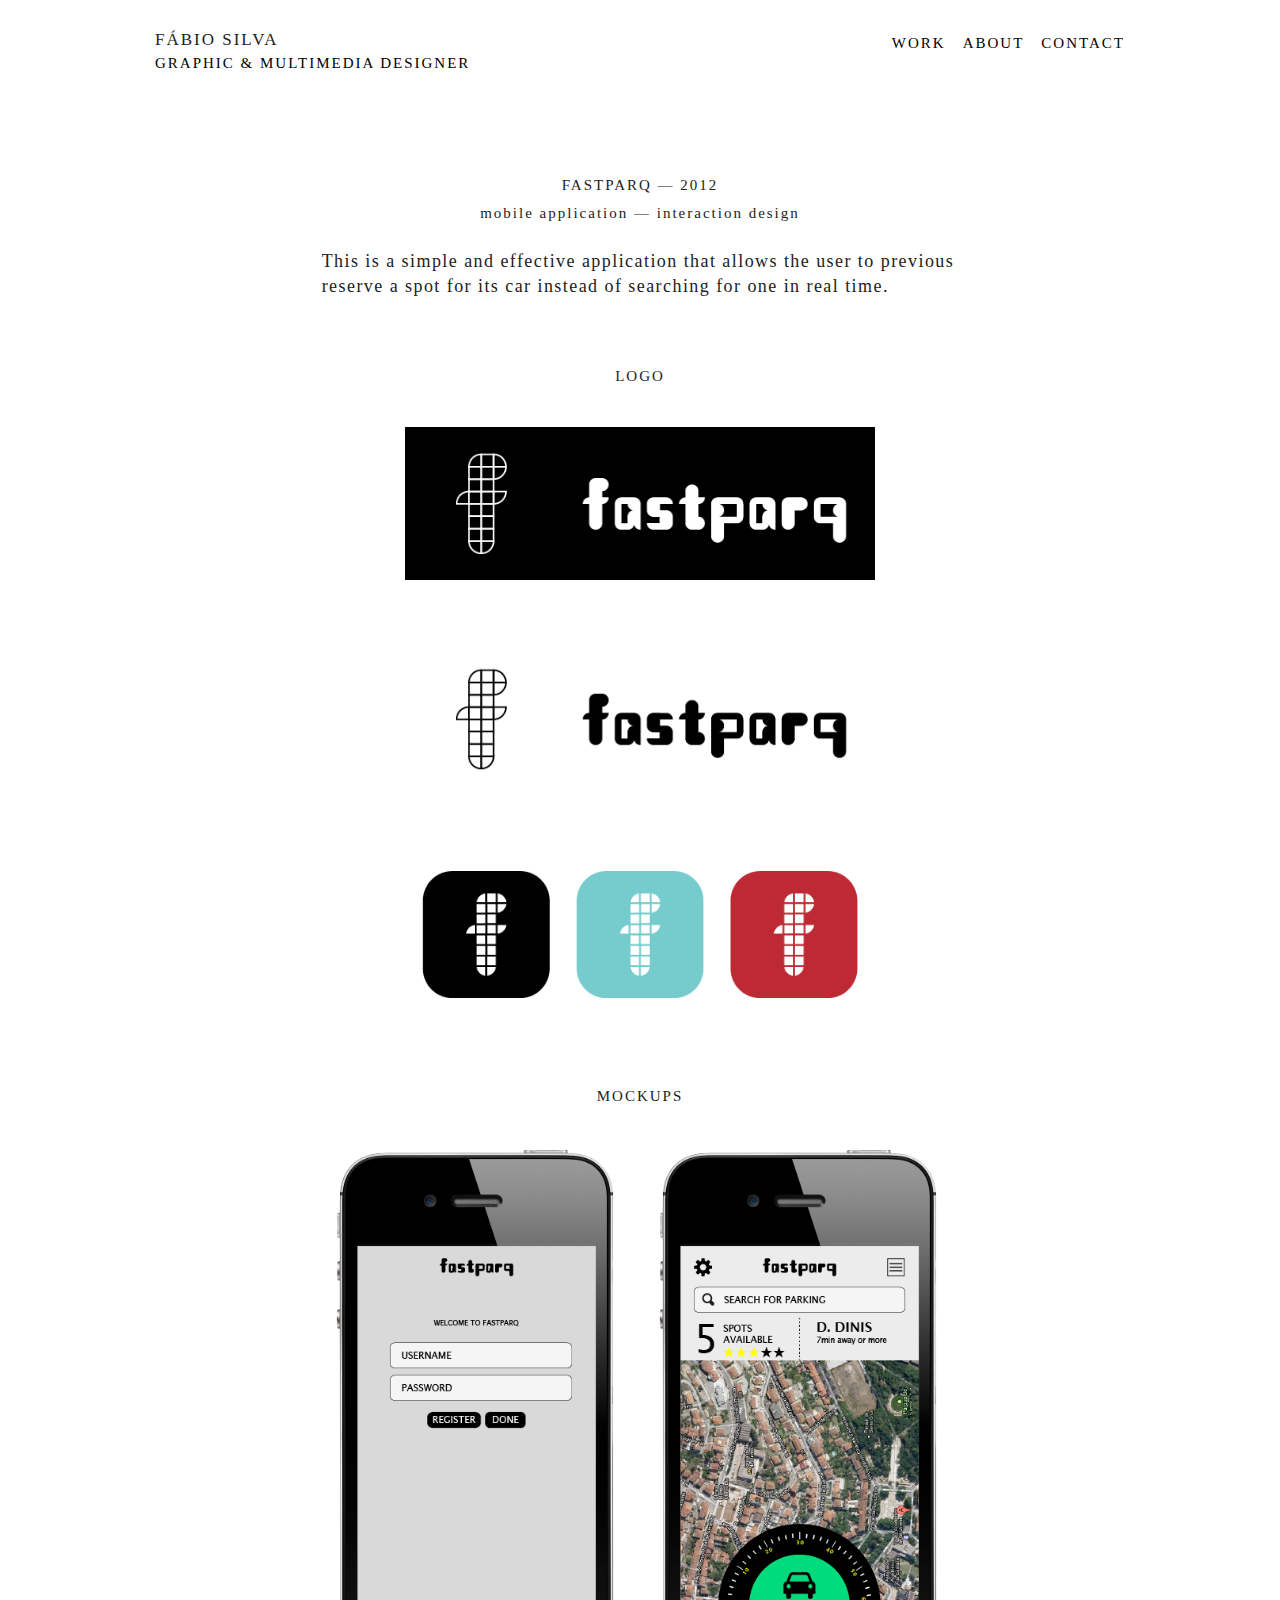
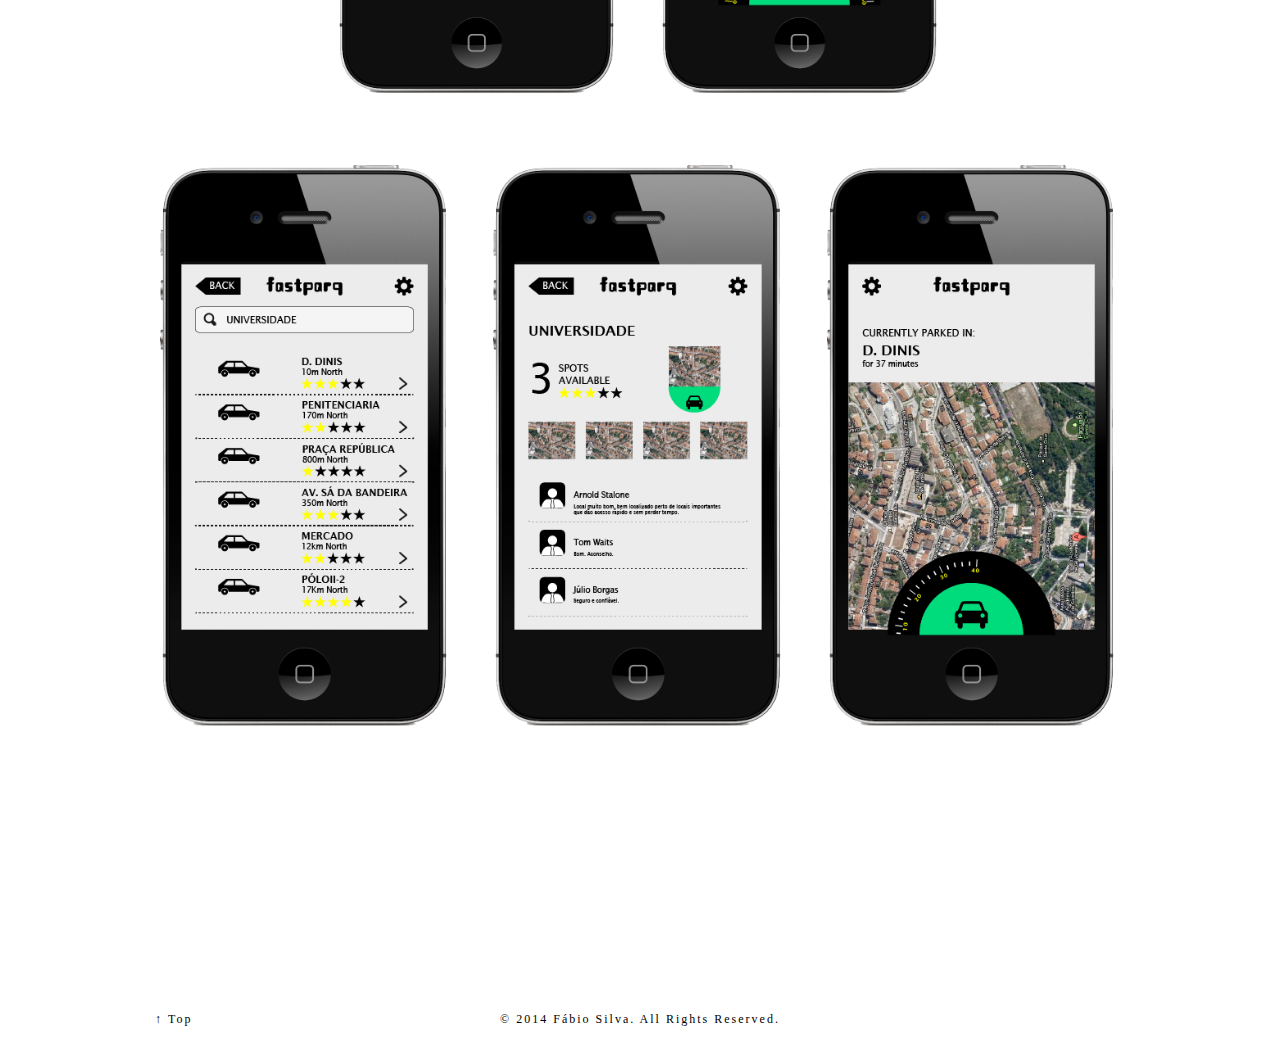
<file: fastparq.html>
<!doctype html>
    <html class               ="no-js" lang="en">
      <head>
        <meta charset         ="utf-8" />
        <meta name            ="viewport" content="width=device-width, initial-scale=1.0" />
        <link type            ="text/css" rel="stylesheet" href="http://fast.fonts.net/cssapi/09ff0a01-536b-4952-86ed-c318de79fda5.css"/>
        <title> Fábio Silva – Portfolio </title>
        <link rel             ="stylesheet" href="css/foundation.css" />
        <script src           ="js/vendor/modernizr.js"></script>
      </head>
      <body>


     <!--nav-->     

        <div class="row">
          <div class="large-12 columns posicaobottom">

              <div class="contain-to-grid sticky posicaotop">

                <nav class="top-bar toggle-topbar" data-topbar role="navigation"  data-options="sticky_on: true">
                  <ul class="title-area">
                    <li class="name">
                        <a href="index.html"><h1>fábio silva</h1>
                        <tagline>graphic &amp; multimedia designer</tagline></a>
                    </li>
                    </ul>



            <section>
              <ul class="right">
                <li class="search">
                  <li><tagline><a href="work.html">work</a>&emsp;<a href="about.html">about</a>&emsp;<a href="contact.html">contact</a></li>    
                </li>


              </ul>
            </section>
            </nav>
        </div>
          </div>
        </div>

          <!--end nav-->


        <div class="row">
            <div class="large-12 columns text-center">
                <h1>fastparq&nbsp;&mdash;&nbsp;2012</h1><h3>mobile application&nbsp;&mdash;&nbsp;interaction design</h3>
            </div>
            </div>

          <div class="row">
            <div class="large-8 large-centered medium-8 medium-centered small-12 small-centered columns">
                <p>This is a simple and effective application that allows the user to previous reserve a spot for its car instead of searching for one in real time.</p>
            </div>
        </div>
          
    <div class="row">
            <div class="large-12 columns text-center">
                <h2>logo</h2>
            </div>
            </div>

    <div class="row">
            <div class="large-6 large-centered medium-6 medium-centered smal-12 columns text-center">
                <div class="pin">
                <img src="images/fastparq/fastParq-03.png"/>
            </div>
                </div>
        
        </div>
          
        <div class="row">
            <div class="large-6 large-centered medium-6 medium-centered smal-12 columns text-center">
                <div class="pin">
                <img src="images/fastparq/fastParq-10.png"/>
            </div>
                </div>
        </div>
          
         <div class="row">
            <div class="large-6 large-centered medium-6 medium-centered smal-12 columns text-center">
                <div class="pin">
                <img src="images/fastparq/fastParq-11.png"/>
            </div>
                </div>
        </div>

        <div class="row">
            <div class="large-12 columns text-center">
                <h2>mockups</h2>
            </div>
            </div>
          
    <div class="row">
        <div class="large-12 columns">
            
            <div class="large-2 smal-12 columns text-center">
                <div class="pin">
                
            </div>
            </div>
                
            <div class="large-4 medium-6 smal-12 columns text-center">
                <div class="pin">
                <img src="images/fastparq/fastparq-screens-07.png"/>
            </div>
                </div>

            <div class="large-4 medium-6 small-12 columns text-center">
                <div class="pin">
                <img src="images/fastparq/fastparq-screens-08.png"/>
            </div>
            </div>
            
            <div class="large-2 smal-12 columns text-center">
                <div class="pin">
                
            </div>
            </div>

    </div>
    </div>
          
          <div class="row">
            <div class="large-4 medium-4 smal-12 columns text-center">
                <div class="pin">
                <img src="images/fastparq/fastparq-screens-09.png"/>
            </div>
                </div>

            <div class="large-4 medium-4 small-12 columns text-center">
                <div class="pin">
                <img src="images/fastparq/fastparq-screens-10.png"/>
            </div>
             </div>   
            <div class="large-4 medium-4 smal-12 columns text-center">
                <div class="pin">
                <img src="images/fastparq/fastparq-screens-11.png"/>
            </div>
                </div>
            

    </div>


    <!--footer-->


    <div class                ="row">
      <div class              ="large-12 columns">
        <div class            ="space row">

          <div class="large-2 medium-2 small-2 columns">
            <div class="footer pos1">

              <taglinefooter><a href="#TOP">&uarr;&nbsp;Top</a></taglinefooter>

            </div>
          </div>

          <div class="large-8 medium-8 small-10 columns end">
            <div class="footer text-center pos1">

              <taglinefooter><a href="">&copy; 2014 fábio silva. all rights reserved.</a></taglinefooter>

            </div>
          </div>



        </div>


      </div>
    </div>

    <!--footer-->

    <script src               ="js/vendor/jquery.js"></script>
    <script src               ="js/foundation.min.js"></script>
    <script>
      $(document).foundation();
    </script>
    </body>
    </html>
</file>
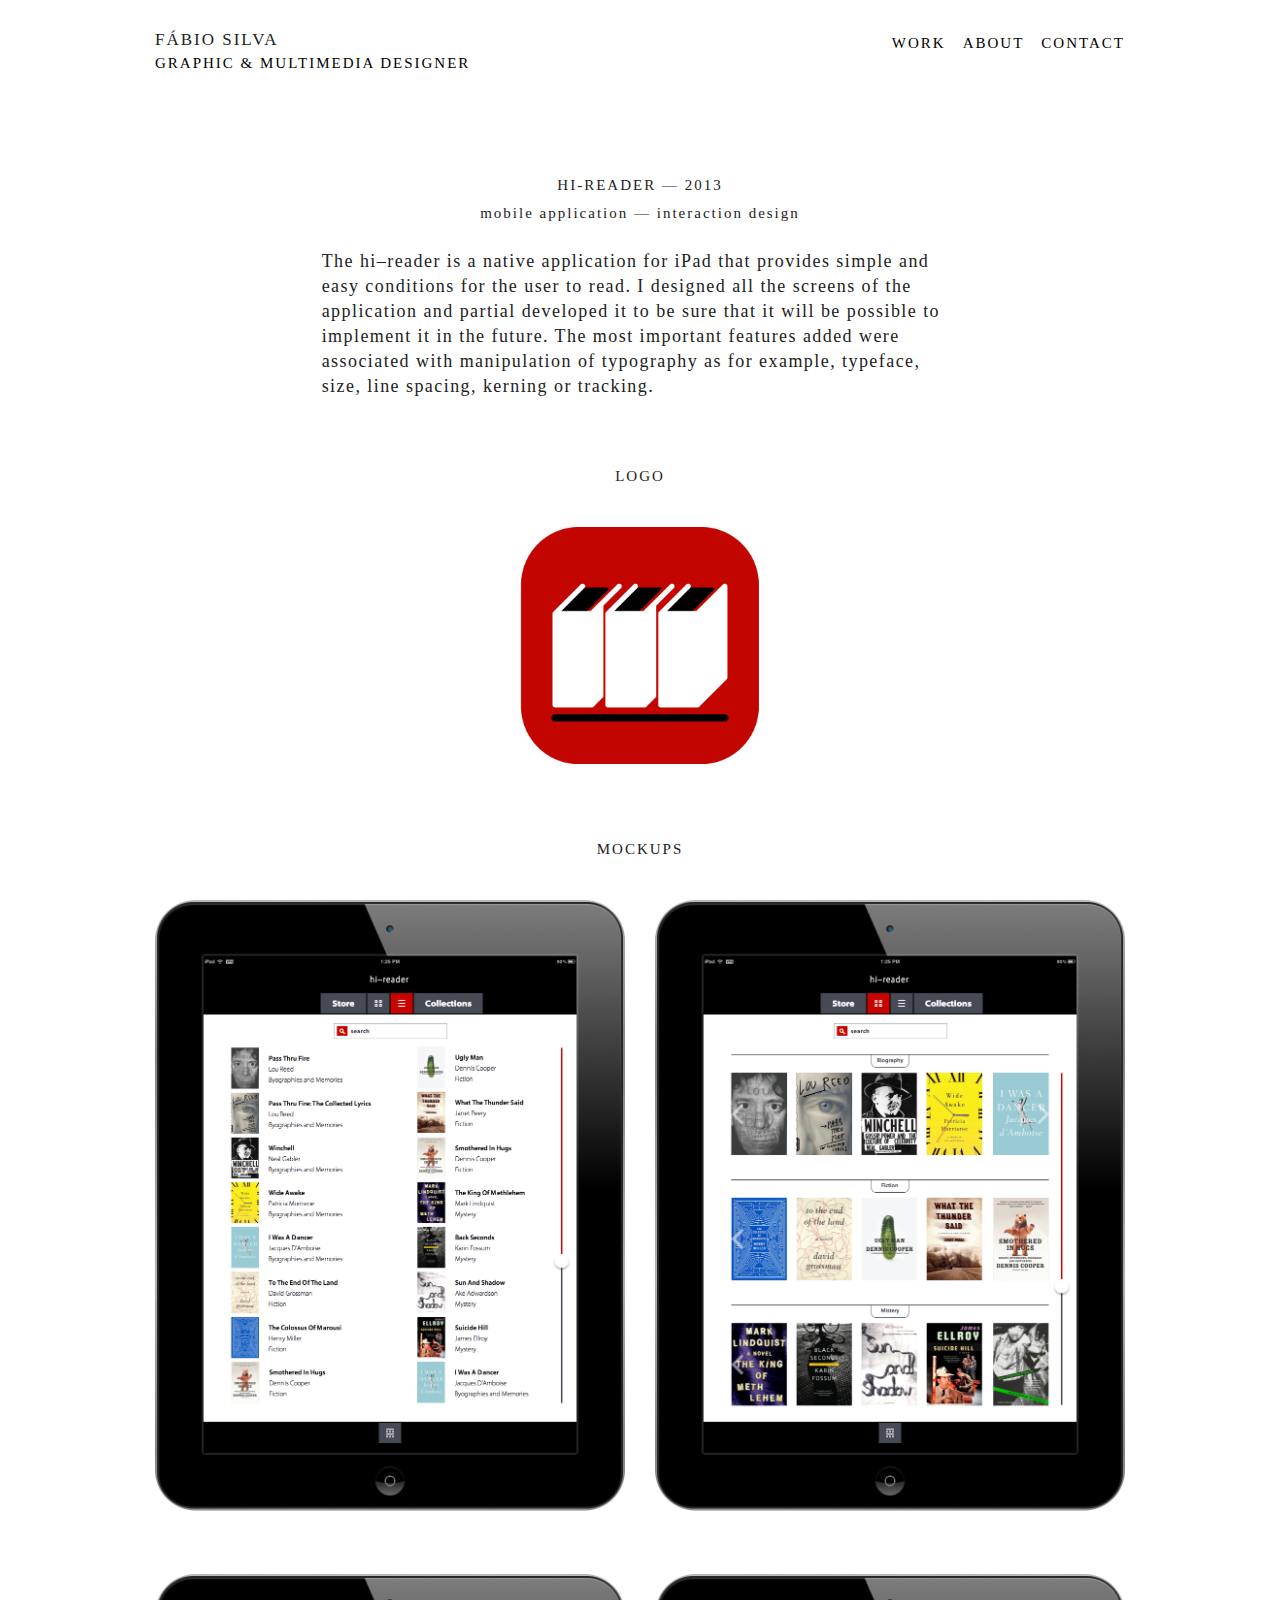
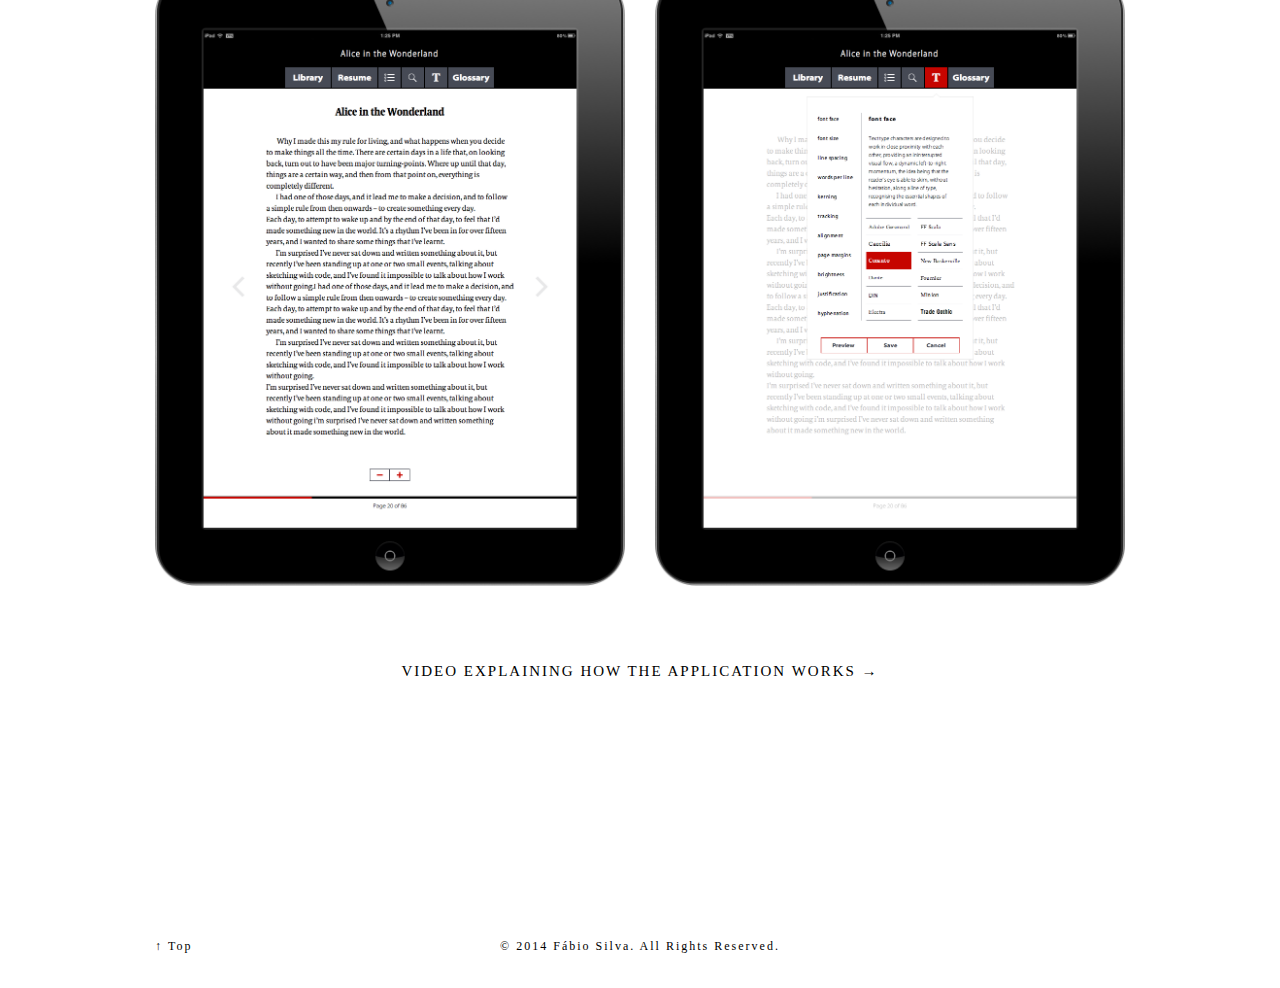
<file: hireader.html>
<!doctype html>
    <html class               ="no-js" lang="en">
      <head>
        <meta charset         ="utf-8" />
        <meta name            ="viewport" content="width=device-width, initial-scale=1.0" />
        <link type            ="text/css" rel="stylesheet" href="http://fast.fonts.net/cssapi/09ff0a01-536b-4952-86ed-c318de79fda5.css"/>
        <title> Fábio Silva – Portfolio </title>
        <link rel             ="stylesheet" href="css/foundation.css" />
        <script src           ="js/vendor/modernizr.js"></script>
      </head>
      <body>


     <!--nav-->     

        <div class="row">
          <div class="large-12 columns posicaobottom">

              <div class="contain-to-grid sticky posicaotop">

                <nav class="top-bar toggle-topbar" data-topbar role="navigation"  data-options="sticky_on: true">
                  <ul class="title-area">
                    <li class="name">
                        <a href="index.html"><h1>fábio silva</h1>
                        <tagline>graphic &amp; multimedia designer</tagline></a>
                    </li>
                    </ul>



            <section>
              <ul class="right">
                <li class="search">
                  <li><tagline><a href="work.html">work</a>&emsp;<a href="about.html">about</a>&emsp;<a href="contact.html">contact</a></li>    
                </li>


              </ul>
            </section>
            </nav>
        </div>
          </div>
        </div>

          <!--end nav-->


        <div class="row">
            <div class="large-12 columns text-center">
                <h1>hi-reader&nbsp;&mdash;&nbsp;2013</h1><h3>mobile application&nbsp;&mdash;&nbsp;interaction design</h3>
            </div>
            </div>

          <div class="row">
            <div class="large-8 large-centered medium-8 medium-centered small-12 small-centered columns">
                <p>The hi–reader is a native application for iPad that provides simple and easy conditions for the user to read. I designed all the screens of the application and partial developed it to be sure that it will be possible to implement it in the future. The most important features added were associated with manipulation of typography as for example, typeface, size, line spacing, kerning or tracking.</p>
            </div>
        </div>
          
    <div class="row">
            <div class="large-12 columns text-center">
                <h2>logo</h2>
            </div>
            </div>

    <div class="row">
            <div class="large-4 large-centered medium-4 medium-centered small-8 small-centered columns text-center">
                <div class="pin">
                <img src="images/hireader/logotipo-41.png"/>
            </div>
                </div>
        </div>

        <div class="row">
            <div class="large-12 columns text-center">
                <h2>mockups</h2>
            </div>
            </div>
          
    <div class="row">
            <div class="large-6 medium-6 smal-12 columns text-center">
                <div class="pin">
                <img src="images/hireader/mockup_library1.png"/>
            </div>
                </div>

            <div class="large-6 medium-6 small-12 columns text-center">
                <div class="pin">
                <img src="images/hireader/mockup_library2.png"/>
            </div>
            </div>

    </div>
          
          <div class="row">
            <div class="large-6 medium-6 smal-12 columns text-center">
                <div class="pin">
                <img src="images/hireader/mockup_modoLeitura.png"/>
            </div>
                </div>

            <div class="large-6 medium-6 small-12 columns text-center">
                <div class="pin">
                <img src="images/hireader/mockup_typography1.png"/>
            </div>
            </div>

    </div>
          
    <div class="row">
            <div class="large-12 columns text-center">
                <h2><a href="https://vimeo.com/75317139" target="_blank">video explaining how the application works &rarr;</a></h2>
            </div>
            </div>



    <!--footer-->


    <div class                ="row">
      <div class              ="large-12 columns">
        <div class            ="space row">

          <div class="large-2 medium-2 small-2 columns">
            <div class="footer pos1">

              <taglinefooter><a href="#TOP">&uarr;&nbsp;Top</a></taglinefooter>

            </div>
          </div>

          <div class="large-8 medium-8 small-10 columns end">
            <div class="footer text-center pos1">

              <taglinefooter><a href="">&copy; 2014 fábio silva. all rights reserved.</a></taglinefooter>

            </div>
          </div>



        </div>


      </div>
    </div>

    <!--footer-->

    <script src               ="js/vendor/jquery.js"></script>
    <script src               ="js/foundation.min.js"></script>
    <script>
      $(document).foundation();
    </script>
    </body>
    </html>
</file>
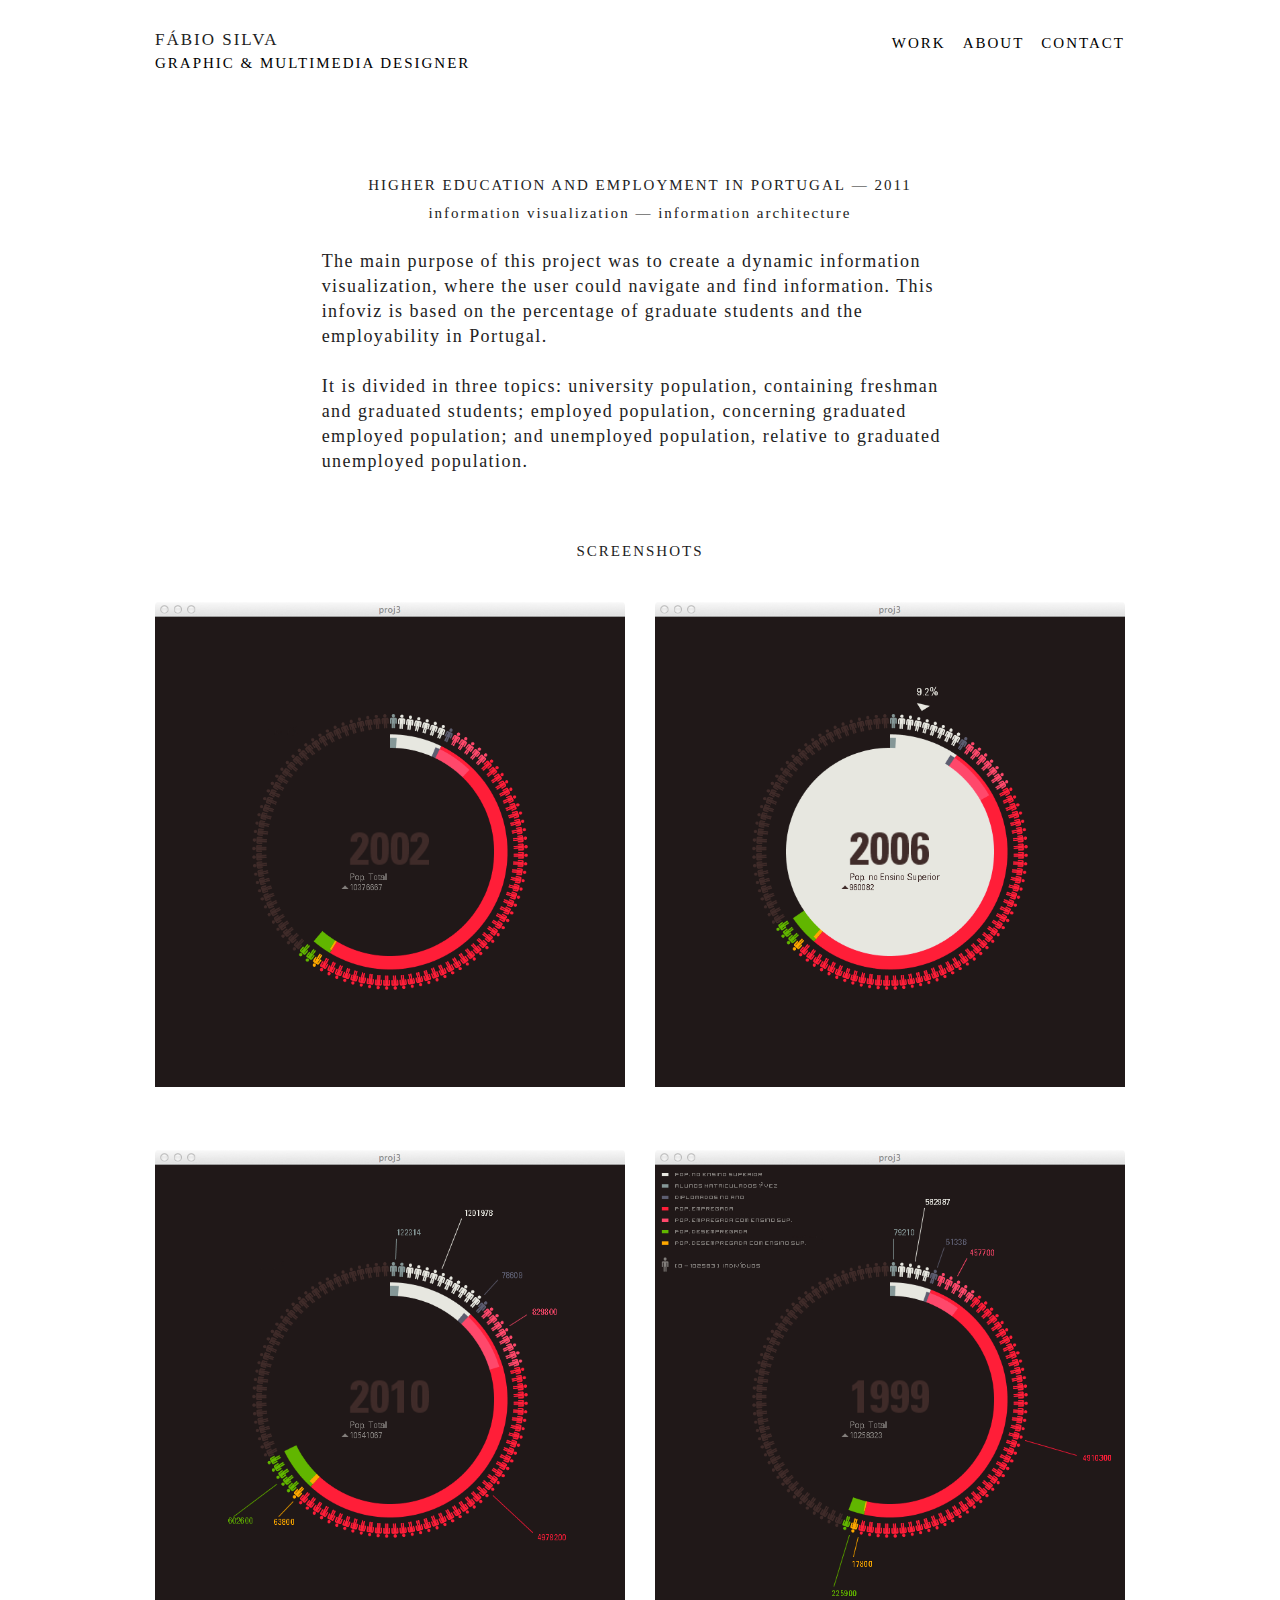
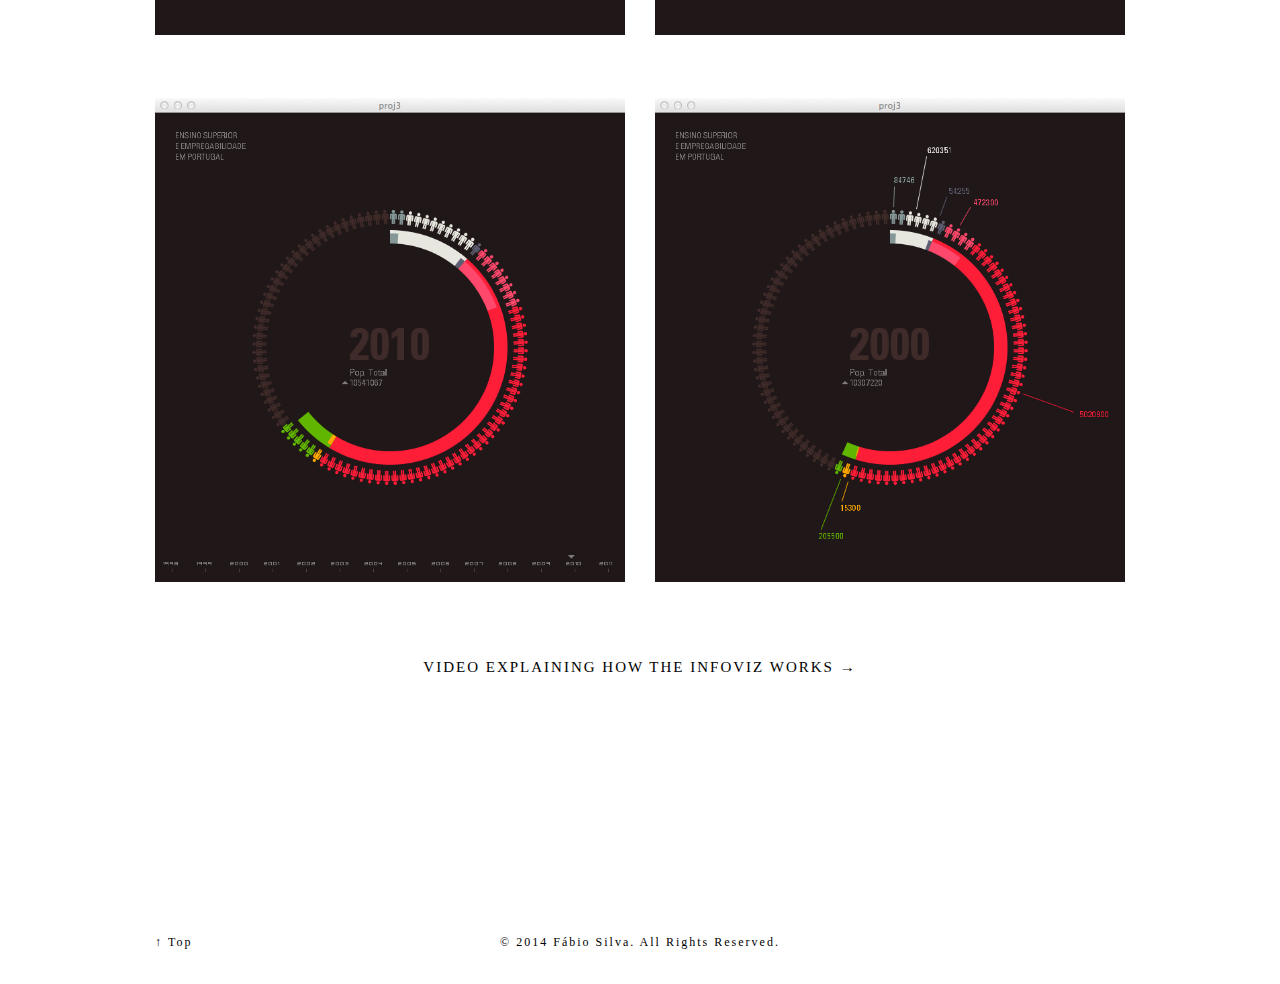
<file: infoviz.html>
<!doctype html>
    <html class               ="no-js" lang="en">
      <head>
        <meta charset         ="utf-8" />
        <meta name            ="viewport" content="width=device-width, initial-scale=1.0" />
        <link type            ="text/css" rel="stylesheet" href="http://fast.fonts.net/cssapi/09ff0a01-536b-4952-86ed-c318de79fda5.css"/>
        <title> Fábio Silva – Portfolio </title>
        <link rel             ="stylesheet" href="css/foundation.css" />
        <script src           ="js/vendor/modernizr.js"></script>
      </head>
      <body>


     <!--nav-->     

        <div class="row">
          <div class="large-12 columns posicaobottom">

              <div class="contain-to-grid sticky posicaotop">

                <nav class="top-bar toggle-topbar" data-topbar role="navigation"  data-options="sticky_on: true">
                  <ul class="title-area">
                    <li class="name">
                        <a href="index.html"><h1>fábio silva</h1>
                        <tagline>graphic &amp; multimedia designer</tagline></a>
                    </li>
                    </ul>



            <section>
              <ul class="right">
                <li class="search">
                  <li><tagline><a href="work.html">work</a>&emsp;<a href="about.html">about</a>&emsp;<a href="contact.html">contact</a></li>    
                </li>


              </ul>
            </section>
            </nav>
        </div>
          </div>
        </div>

          <!--end nav-->


        <div class="row">
            <div class="large-12 columns text-center">
                <h1>higher education and employment in portugal&nbsp;&mdash;&nbsp;2011</h1><h3>information visualization&nbsp;&mdash;&nbsp;information architecture</h3>
            </div>
            </div>

          <div class="row">
            <div class="large-8 large-centered medium-8 medium-centered small-12 small-centered columns">
                <p>The main purpose of this project was to create a dynamic information visualization, where the user could navigate and find information. This infoviz is based on the percentage of graduate students and the employability in Portugal. 
 <br><br>It is divided in three topics: university population, containing freshman and graduated students; employed population, concerning graduated employed population; and unemployed population, relative to graduated unemployed population.</p>
            </div>
        </div>
          

        <div class="row">
            <div class="large-12 columns text-center">
                <h2>screenshots</h2>
            </div>
            </div>
          
    <div class="row">
            <div class="large-6 medium-6 smal-12 columns text-center">
                <div class="pin">
                <img src="images/inforgraphics/Artboard%206.png"/>
            </div>
                </div>

            <div class="large-6 medium-6 small-12 columns text-center">
                <div class="pin">
                <img src="images/inforgraphics/Artboard%202.png"/>
            </div>
            </div>

    </div>
          
          <div class="row">
            <div class="large-6 medium-6 smal-12 columns text-center">
                <div class="pin">
                <img src="images/inforgraphics/Artboard%201.png"/>
            </div>
                </div>

            <div class="large-6 medium-6 small-12 columns text-center">
                <div class="pin">
                <img src="images/inforgraphics/Artboard%204.png"/>
            </div>
            </div>

    </div>
          
                    <div class="row">
            <div class="large-6 medium-6 smal-12 columns text-center">
                <div class="pin">
                <img src="images/inforgraphics/Artboard%203.png"/>
            </div>
                </div>

            <div class="large-6 medium-6 small-12 columns text-center">
                <div class="pin">
                <img src="images/inforgraphics/Artboard%205.png"/>
            </div>
            </div>

    </div>
          
    <div class="row">
            <div class="large-12 columns text-center">
                <h2><a href="https://vimeo.com/85660588" target="_blank">video explaining how the infoviz works &rarr;</a></h2>
            </div>
            </div>



    <!--footer-->


    <div class                ="row">
      <div class              ="large-12 columns">
        <div class            ="space row">

          <div class="large-2 medium-2 small-2 columns">
            <div class="footer pos1">

              <taglinefooter><a href="#TOP">&uarr;&nbsp;Top</a></taglinefooter>

            </div>
          </div>

          <div class="large-8 medium-8 small-10 columns end">
            <div class="footer text-center pos1">

              <taglinefooter><a href="">&copy; 2014 fábio silva. all rights reserved.</a></taglinefooter>

            </div>
          </div>



        </div>


      </div>
    </div>

    <!--footer-->

    <script src               ="js/vendor/jquery.js"></script>
    <script src               ="js/foundation.min.js"></script>
    <script>
      $(document).foundation();
    </script>
    </body>
    </html>
</file>
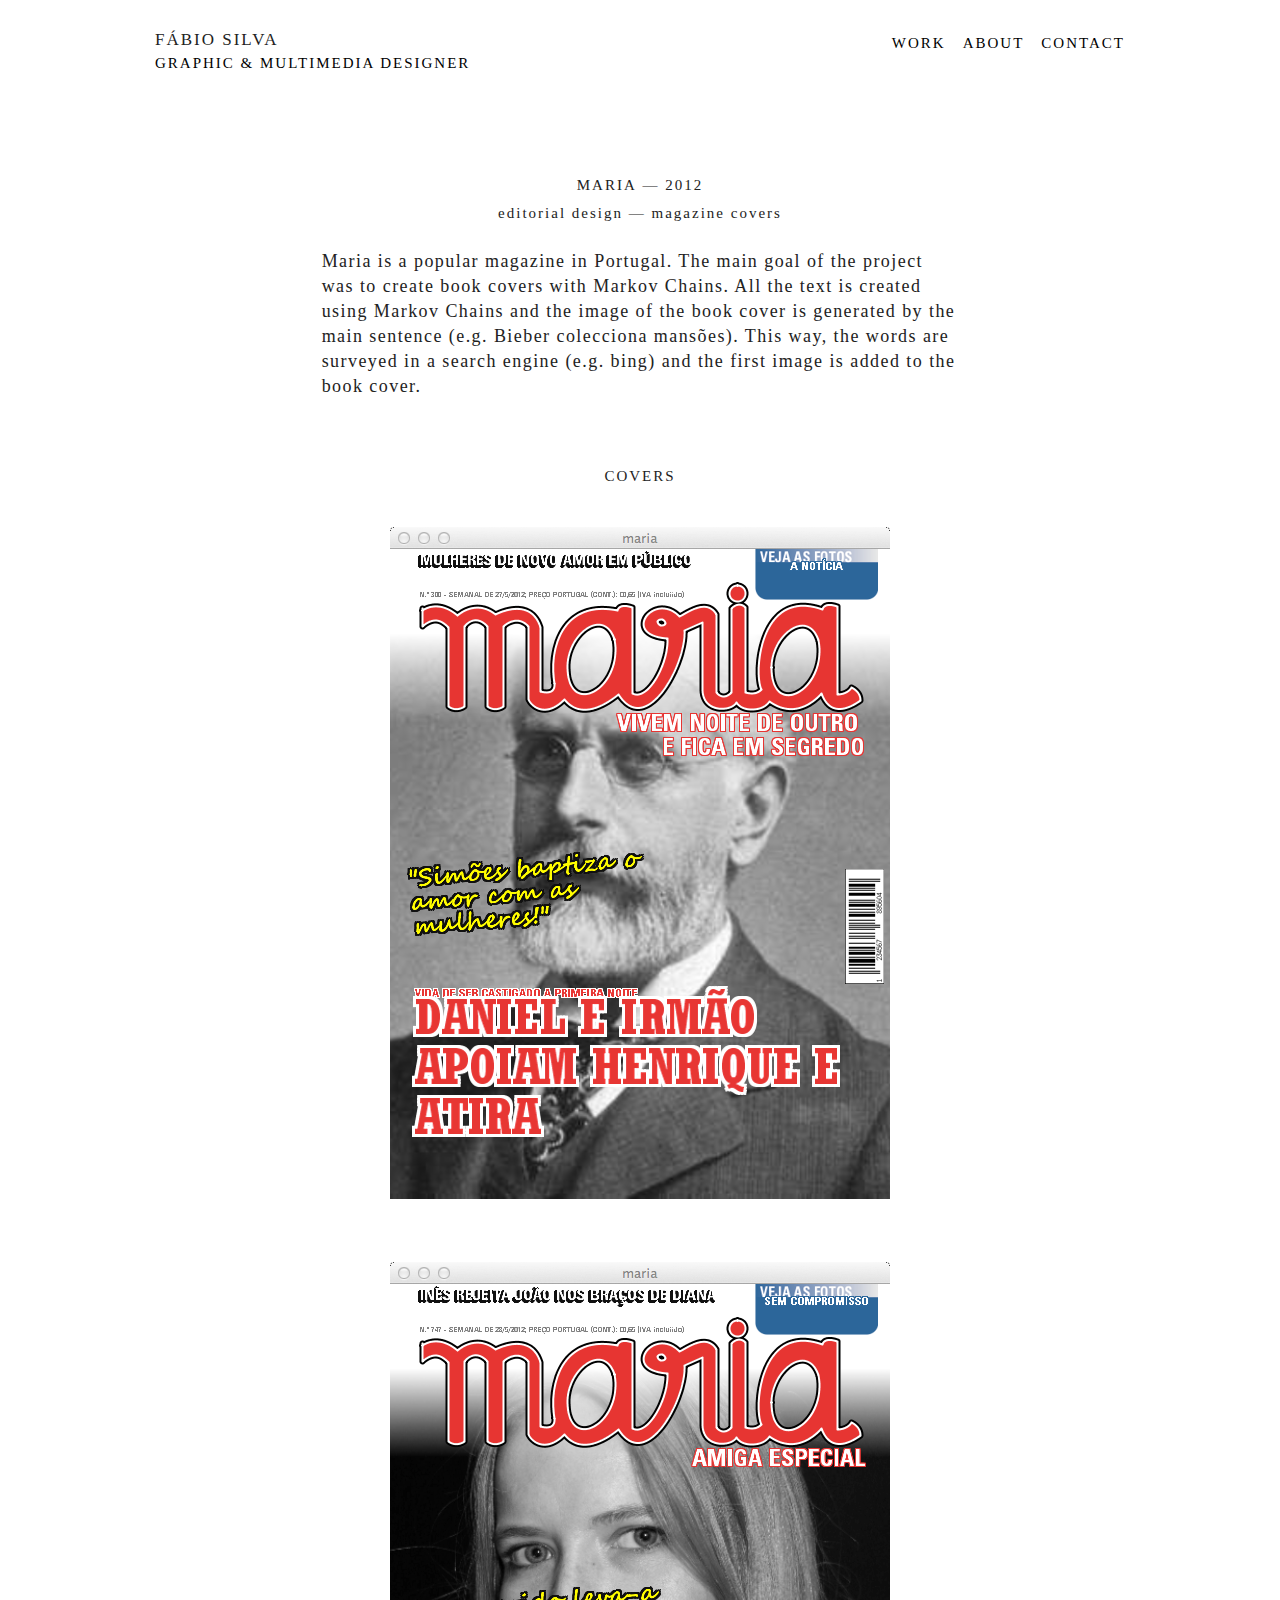
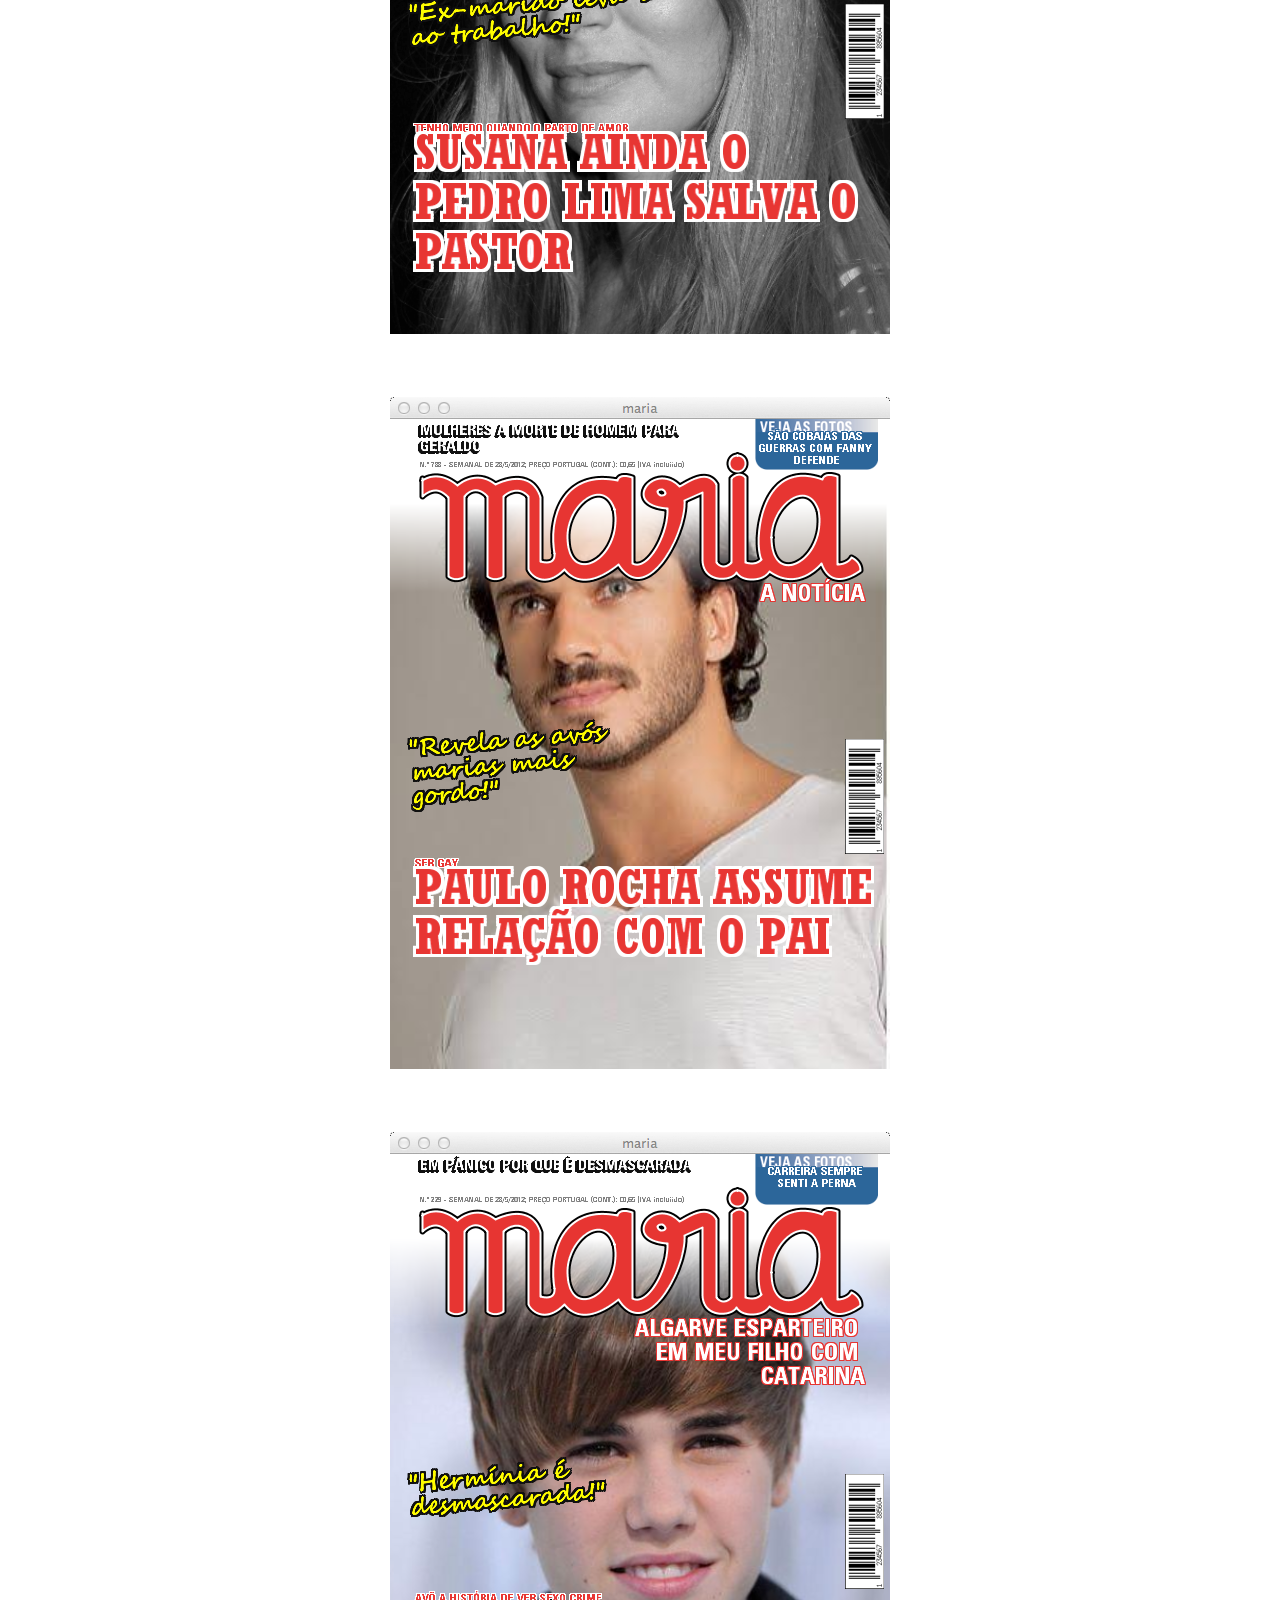
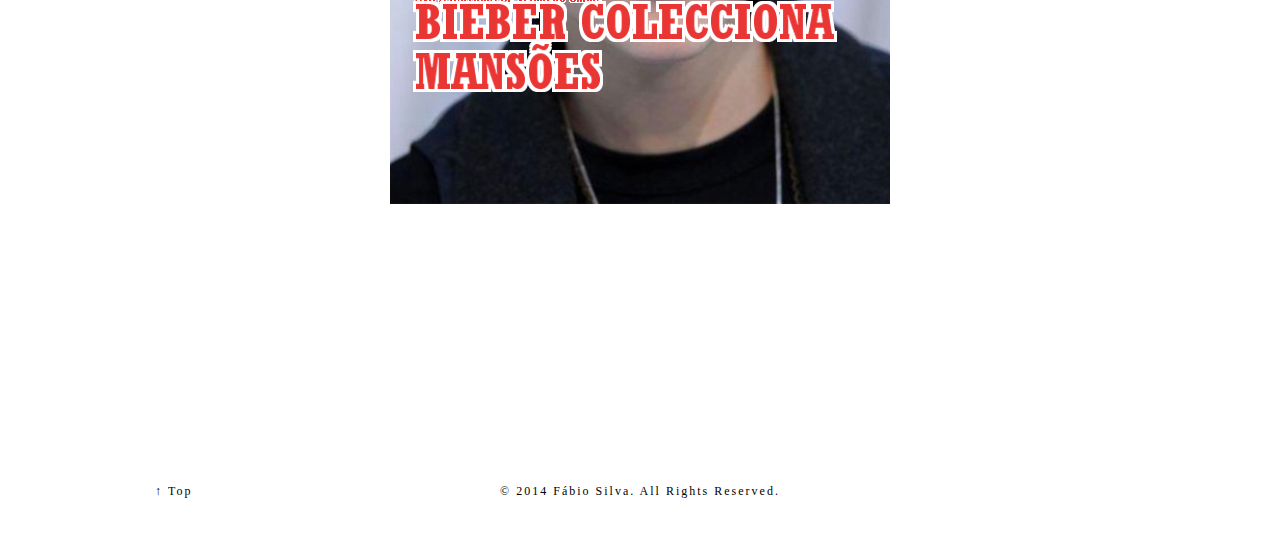
<file: maria.html>
<!doctype html>
    <html class               ="no-js" lang="en">
      <head>
        <meta charset         ="utf-8" />
        <meta name            ="viewport" content="width=device-width, initial-scale=1.0" />
        <link type            ="text/css" rel="stylesheet" href="http://fast.fonts.net/cssapi/09ff0a01-536b-4952-86ed-c318de79fda5.css"/>
        <title> Fábio Silva – Portfolio </title>
        <link rel             ="stylesheet" href="css/foundation.css" />
        <script src           ="js/vendor/modernizr.js"></script>
      </head>
      <body>


     <!--nav-->     

        <div class="row">
          <div class="large-12 columns posicaobottom">

              <div class="contain-to-grid sticky posicaotop">

                <nav class="top-bar toggle-topbar" data-topbar role="navigation"  data-options="sticky_on: true">
                  <ul class="title-area">
                    <li class="name">
                        <a href="index.html"><h1>fábio silva</h1>
                        <tagline>graphic &amp; multimedia designer</tagline></a>
                    </li>
                    </ul>



            <section>
              <ul class="right">
                <li class="search">
                  <li><tagline><a href="work.html">work</a>&emsp;<a href="about.html">about</a>&emsp;<a href="contact.html">contact</a></li>    
                </li>


              </ul>
            </section>
            </nav>
        </div>
          </div>
        </div>

          <!--end nav-->


        <div class="row">
            <div class="large-12 columns text-center">
                <h1>maria&nbsp;&mdash;&nbsp;2012</h1><h3>editorial design&nbsp;&mdash;&nbsp;magazine covers</h3>
            </div>
            </div>

          <div class="row">
            <div class="large-8 large-centered medium-8 medium-centered small-12 small-centered columns">
                <p>Maria is a popular magazine in Portugal. The main goal of the project was to create book covers with Markov Chains. All the text is created using Markov Chains and the image of the book cover is generated by the main sentence (e.g. Bieber colecciona mansões). This way, the words are surveyed in a search engine (e.g. bing) and the first image is added to the book cover.</p>
            </div>
        </div>
          
        <div class="row">
            <div class="large-12 columns text-center">
                <h2>covers</h2>
            </div>
            </div>
          
    <div class="row">
            <div class="large-10 large-centered medium-10 medium-centered smal-12 columns text-center">
                <div class="pin">
                <img src="images/maria/maria1.png"/>
            </div>
                </div>
        </div>
          
        <div class="row">
            <div class="large-10 large-centered medium-10 medium-centered smal-12 columns text-center">
                <div class="pin">
                <img src="images/maria/maria2.png"/>
            </div>
                </div>
        </div>
          
          <div class="row">
            <div class="large-10 large-centered medium-10 medium-centered smal-12 columns text-center">
                <div class="pin">
                <img src="images/maria/maria3.png"/>
            </div>
                </div>
        </div>
          
        <div class="row">
            <div class="large-10 large-centered medium-10 medium-centered smal-12 columns text-center">
                <div class="pin">
                <img src="images/maria/maria4.png"/>
            </div>
                </div>
        </div>
          
          

        



    <!--footer-->


    <div class                ="row">
      <div class              ="large-12 columns">
        <div class            ="space row">

          <div class="large-2 medium-2 small-2 columns">
            <div class="footer pos1">

              <taglinefooter><a href="#TOP">&uarr;&nbsp;Top</a></taglinefooter>

            </div>
          </div>

          <div class="large-8 medium-8 small-10 columns end">
            <div class="footer text-center pos1">

              <taglinefooter><a href="">&copy; 2014 fábio silva. all rights reserved.</a></taglinefooter>

            </div>
          </div>



        </div>


      </div>
    </div>

    <!--footer-->

    <script src               ="js/vendor/jquery.js"></script>
    <script src               ="js/foundation.min.js"></script>
    <script>
      $(document).foundation();
    </script>
    </body>
    </html>
</file>
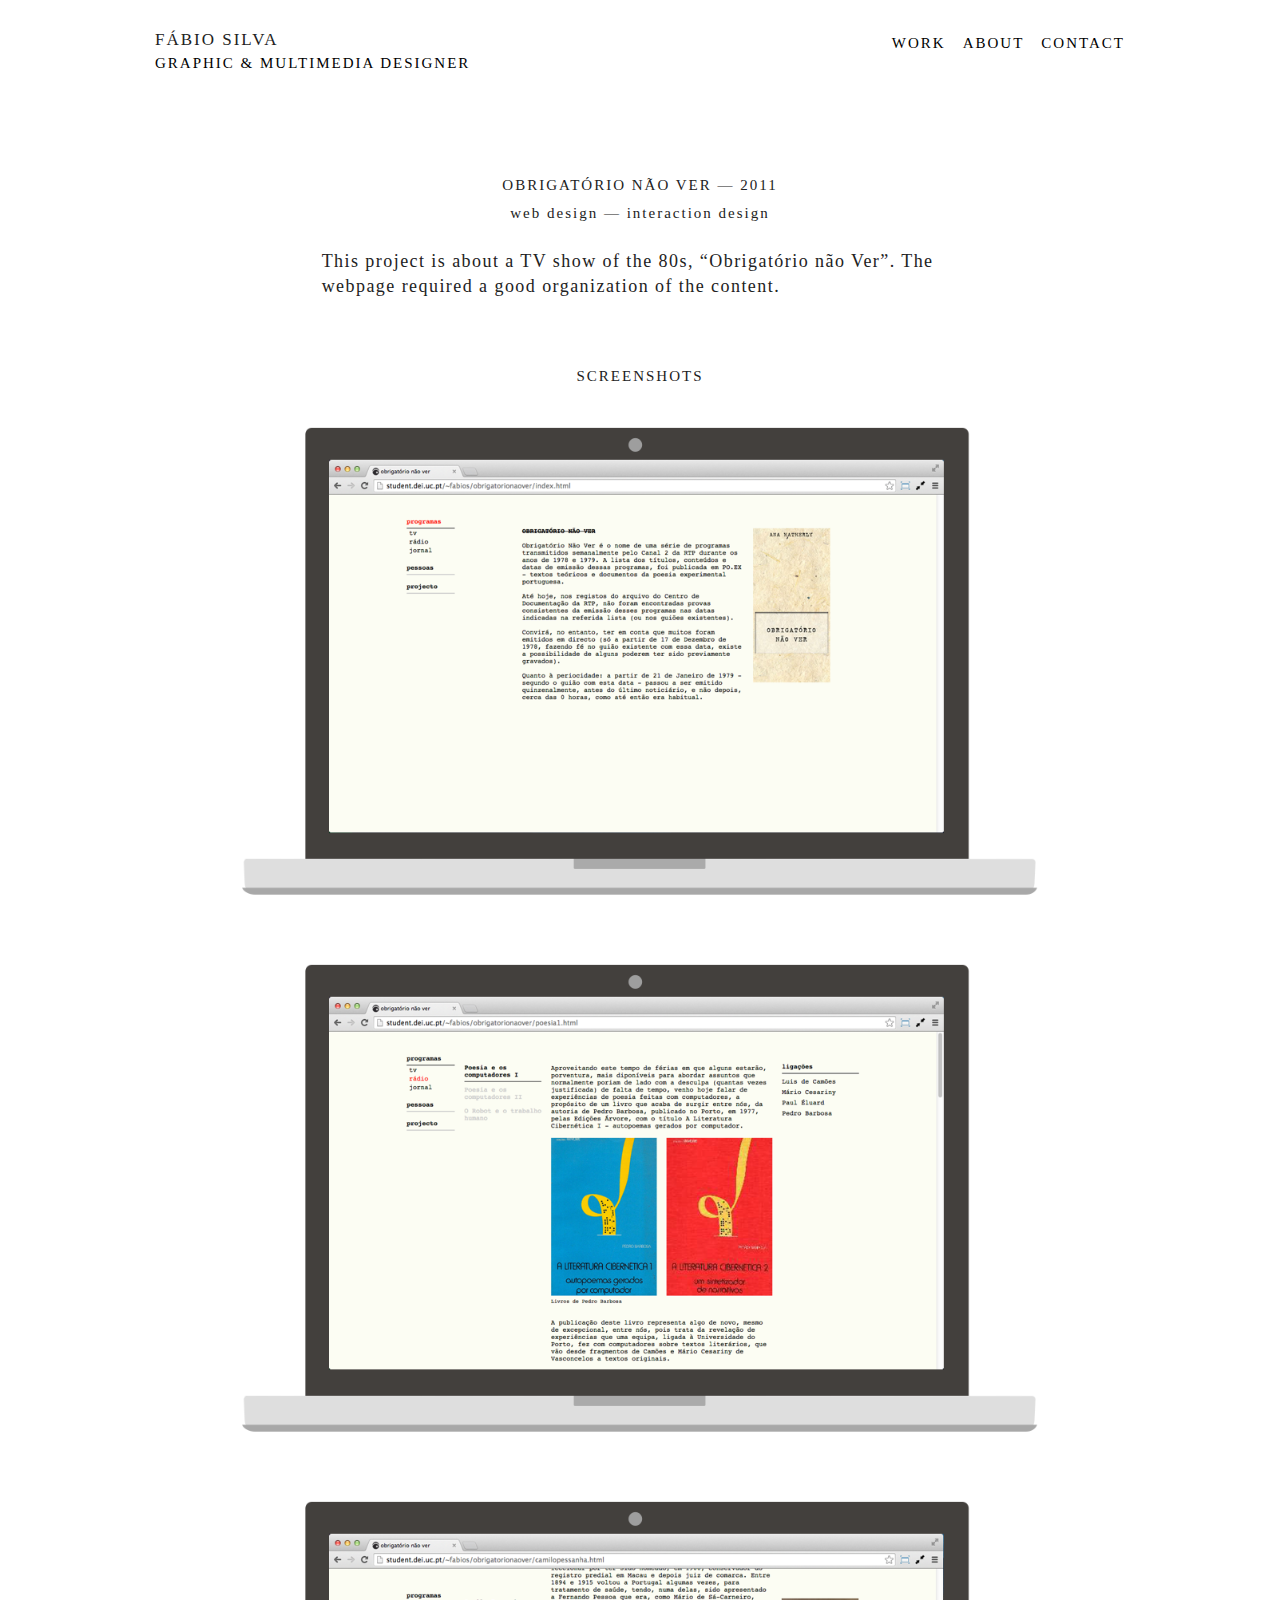
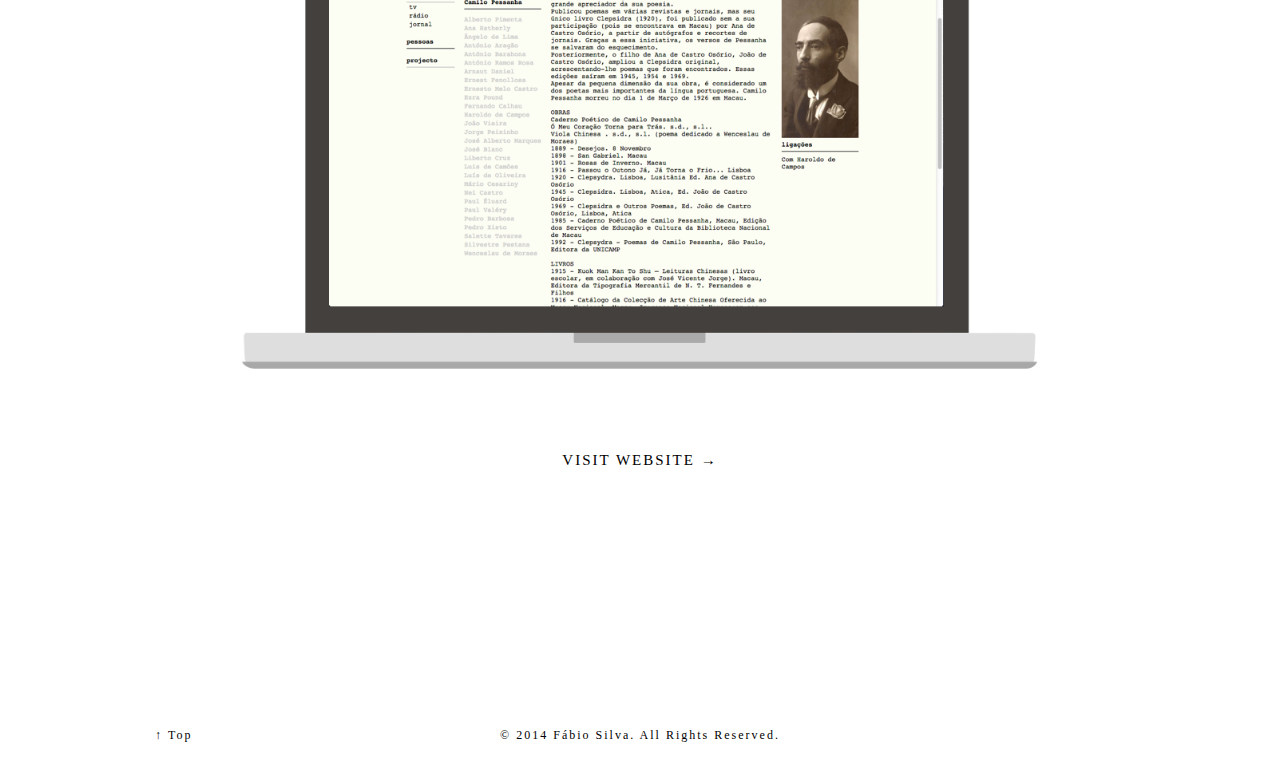
<file: onv.html>
<!doctype html>
    <html class               ="no-js" lang="en">
      <head>
        <meta charset         ="utf-8" />
        <meta name            ="viewport" content="width=device-width, initial-scale=1.0" />
        <link type            ="text/css" rel="stylesheet" href="http://fast.fonts.net/cssapi/09ff0a01-536b-4952-86ed-c318de79fda5.css"/>
        <title> Fábio Silva – Portfolio </title>
        <link rel             ="stylesheet" href="css/foundation.css" />
        <script src           ="js/vendor/modernizr.js"></script>
      </head>
      <body>


     <!--nav-->     

        <div class="row">
          <div class="large-12 columns posicaobottom">

              <div class="contain-to-grid sticky posicaotop">

                <nav class="top-bar toggle-topbar" data-topbar role="navigation"  data-options="sticky_on: true">
                  <ul class="title-area">
                    <li class="name">
                        <a href="index.html"><h1>fábio silva</h1>
                        <tagline>graphic &amp; multimedia designer</tagline></a>
                    </li>
                    </ul>



            <section>
              <ul class="right">
                <li class="search">
                  <li><tagline><a href="work.html">work</a>&emsp;<a href="about.html">about</a>&emsp;<a href="contact.html">contact</a></li>    
                </li>


              </ul>
            </section>
            </nav>
        </div>
          </div>
        </div>

          <!--end nav-->


        <div class="row">
            <div class="large-12 columns text-center">
                <h1>obrigatório não ver&nbsp;&mdash;&nbsp;2011</h1><h3>web design&nbsp;&mdash;&nbsp;interaction design</h3>
            </div>
            </div>

          <div class="row">
            <div class="large-8 large-centered medium-8 medium-centered small-12 small-centered columns">
                <p>This project is about a TV show of the 80s, “Obrigatório não Ver”. The webpage required a good organization of the content.</p>
            </div>
        </div>
          
    <div class="row">
            <div class="large-12 columns text-center">
                <h2>screenshots</h2>
            </div>
            </div>


    <div class="row">
            <div class="large-10 large-centered medium-10 medium-centered smal-12 columns text-center">
                <div class="pin">
                <img src="images/obrig1.png"/>
            </div>
                </div>
        </div>
          
        <div class="row">
            <div class="large-10 large-centered medium-10 medium-centered smal-12 columns text-center">
                <div class="pin">
                <img src="images/obrig2.png"/>
            </div>
                </div>
        </div>
          
          <div class="row">
            <div class="large-10 large-centered medium-10 medium-centered smal-12 columns text-center">
                <div class="pin">
                <img src="images/obrig3.png"/>
            </div>
                </div>
        </div>
          
    <div class="row">
            <div class="large-12 columns text-center">
                <h2><a href="http://student.dei.uc.pt/~fabios/obrigatorionaover/index.html" target="_blank">visit website &rarr;</a></h2>
            </div>
            </div>



    <!--footer-->


    <div class                ="row">
      <div class              ="large-12 columns">
        <div class            ="space row">

          <div class="large-2 medium-2 small-2 columns">
            <div class="footer pos1">

              <taglinefooter><a href="#TOP">&uarr;&nbsp;Top</a></taglinefooter>

            </div>
          </div>

          <div class="large-8 medium-8 small-10 columns end">
            <div class="footer text-center pos1">

              <taglinefooter><a href="">&copy; 2014 fábio silva. all rights reserved.</a></taglinefooter>

            </div>
          </div>



        </div>


      </div>
    </div>

    <!--footer-->

    <script src               ="js/vendor/jquery.js"></script>
    <script src               ="js/foundation.min.js"></script>
    <script>
      $(document).foundation();
    </script>
    </body>
    </html>
</file>
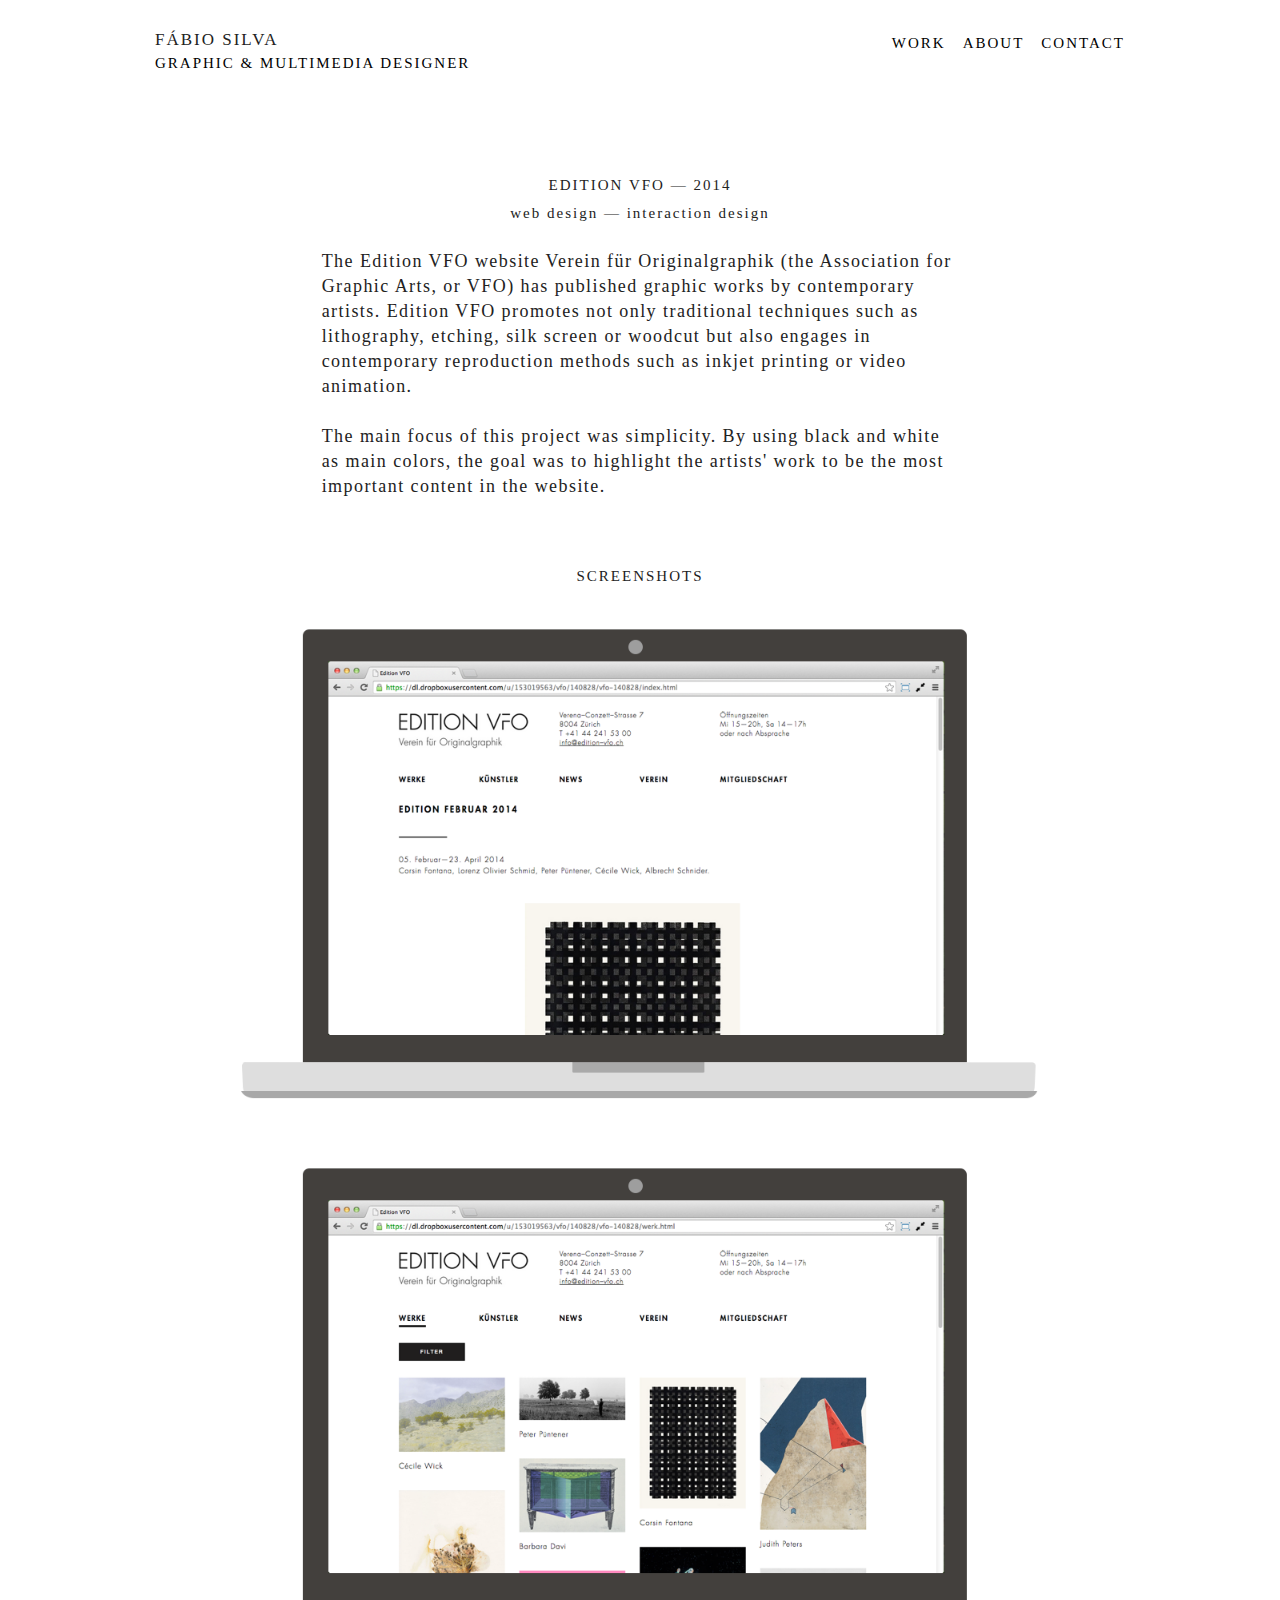
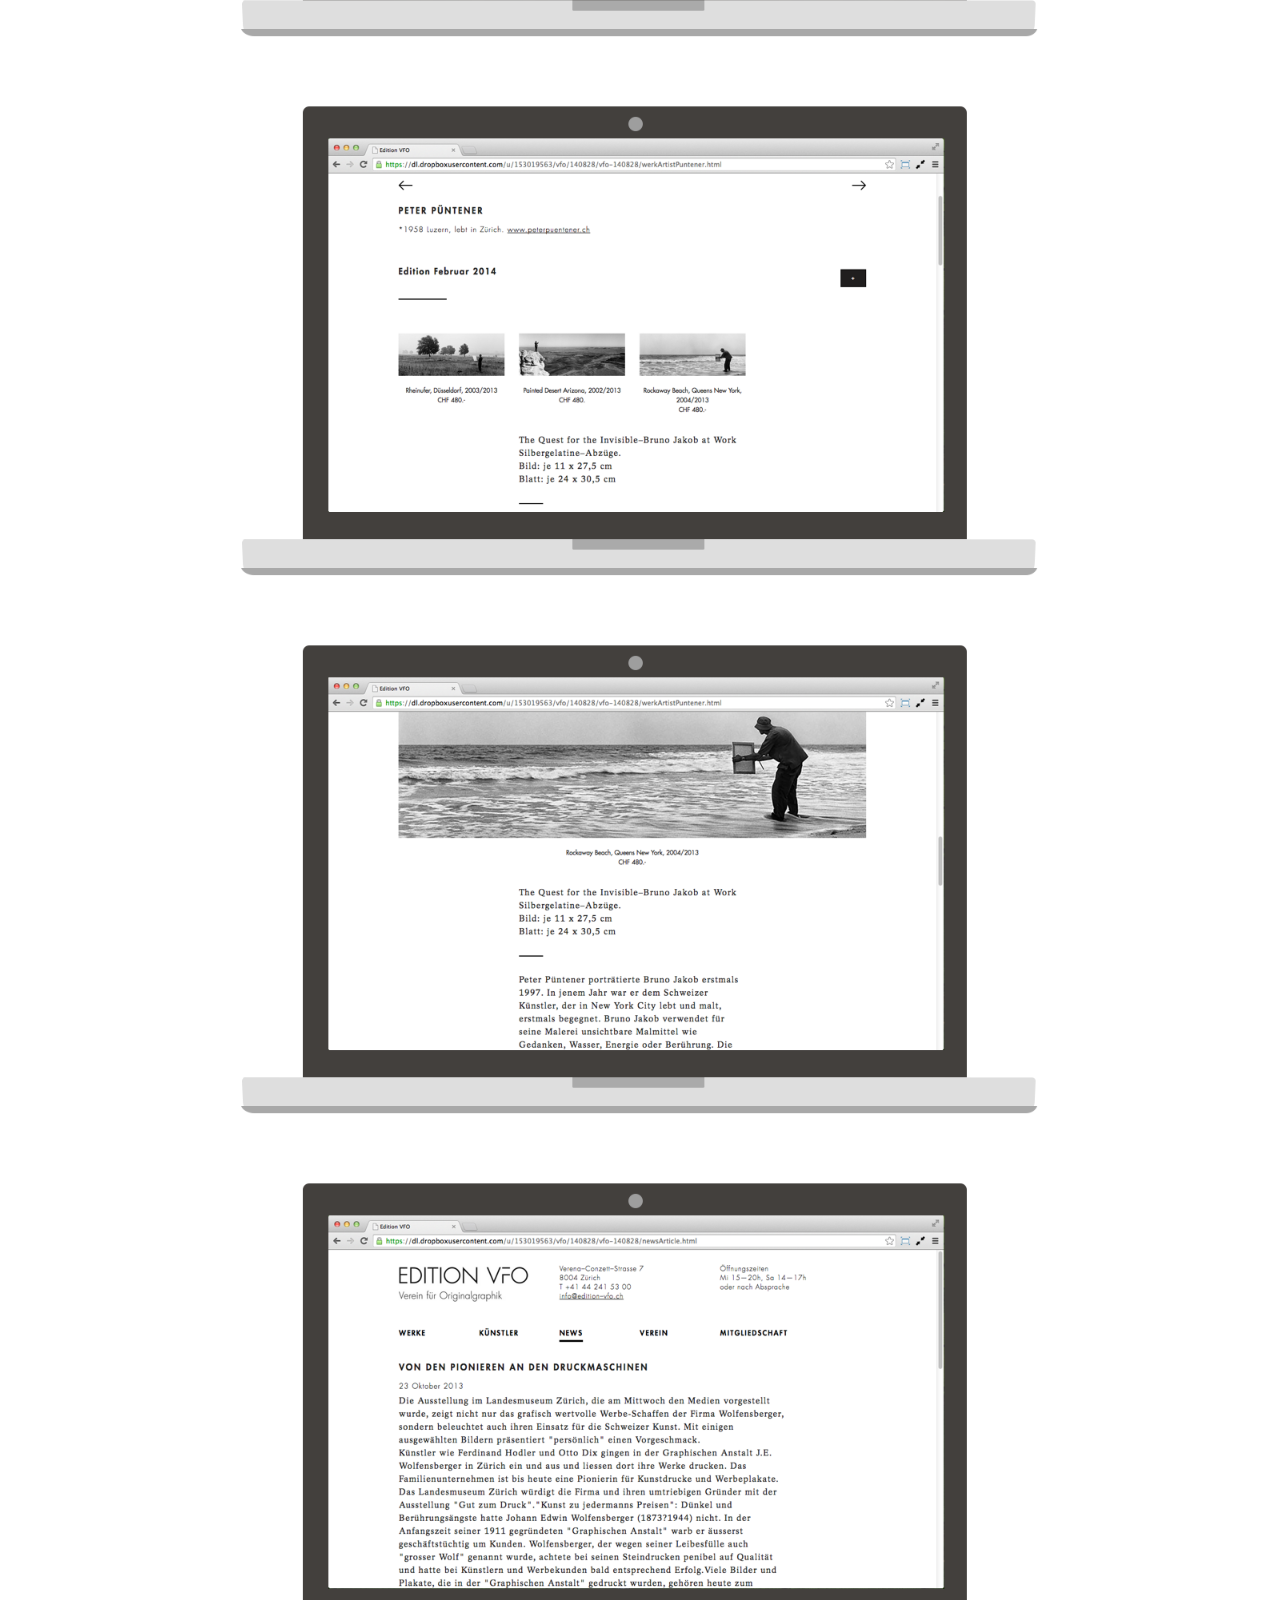
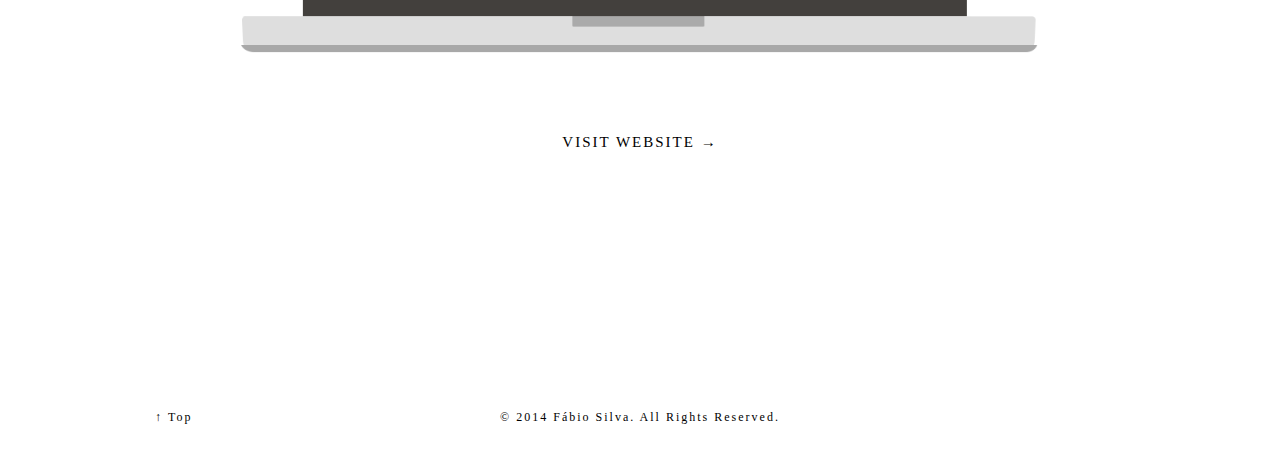
<file: vfo.html>
<!doctype html>
    <html class               ="no-js" lang="en">
      <head>
        <meta charset         ="utf-8" />
        <meta name            ="viewport" content="width=device-width, initial-scale=1.0" />
        <link type            ="text/css" rel="stylesheet" href="http://fast.fonts.net/cssapi/09ff0a01-536b-4952-86ed-c318de79fda5.css"/>
        <title> Fábio Silva – Portfolio </title>
        <link rel             ="stylesheet" href="css/foundation.css" />
        <script src           ="js/vendor/modernizr.js"></script>
      </head>
      <body>


     <!--nav-->     

        <div class="row">
          <div class="large-12 columns posicaobottom">

              <div class="contain-to-grid sticky posicaotop">

                <nav class="top-bar toggle-topbar" data-topbar role="navigation"  data-options="sticky_on: true">
                  <ul class="title-area">
                    <li class="name">
                        <a href="index.html"><h1>fábio silva</h1>
                        <tagline>graphic &amp; multimedia designer</tagline></a>
                    </li>
                    </ul>



            <section>
              <ul class="right">
                <li class="search">
                  <li><tagline><a href="work.html">work</a>&emsp;<a href="about.html">about</a>&emsp;<a href="contact.html">contact</a></li>    
                </li>


              </ul>
            </section>
            </nav>
        </div>
          </div>
        </div>

          <!--end nav-->


        <div class="row">
            <div class="large-12 columns text-center">
                <h1>edition vfo&nbsp;&mdash;&nbsp;2014</h1><h3>web design&nbsp;&mdash;&nbsp;interaction design</h3>
            </div>
            </div>

          <div class="row">
            <div class="large-8 large-centered medium-8 medium-centered small-12 small-centered columns">
                <p>The Edition VFO website Verein für Originalgraphik (the Association for Graphic Arts, or VFO) has published graphic works by contemporary artists. Edition VFO promotes not only traditional techniques such as lithography, etching, silk screen or woodcut but also engages in contemporary reproduction methods such as inkjet printing or video animation.<br><br>The main focus of this project was simplicity. By using black and white as main colors, the goal was to highlight the artists' work to be the most important content in the website. </p>
            </div>
        </div>
          
    <div class="row">
            <div class="large-12 columns text-center">
                <h2>screenshots</h2>
            </div>
            </div>


        <div class="row">
            <div class="large-10 large-centered medium-10 medium-centered smal-12 columns text-center">
                <div class="pin">
                <img src="images/vfo/vfo1.png"/>
            </div>
                </div>
        </div>
          
         <div class="row">
            <div class="large-10 large-centered medium-10 medium-centered smal-12 columns text-center">
                <div class="pin">
                <img src="images/vfo/vfo2.png"/>
            </div>
                </div>
        </div>
          
         <div class="row">
            <div class="large-10 large-centered medium-10 medium-centered smal-12 columns text-center">
                <div class="pin">
                <img src="images/vfo/vfo3.png"/>
            </div>
                </div>
        </div>
          
         <div class="row">
            <div class="large-10 large-centered medium-10 medium-centered smal-12 columns text-center">
                <div class="pin">
                <img src="images/vfo/vfo4.png"/>
            </div>
                </div>
        </div>
          
                 <div class="row">
            <div class="large-10 large-centered medium-10 medium-centered smal-12 columns text-center">
                <div class="pin">
                <img src="images/vfo/vfo5.png"/>
            </div>
                </div>
        </div>
          
          
    <div class="row">
            <div class="large-12 columns text-center">
                <h2><a href="https://dl.dropboxusercontent.com/u/153019563/vfo/140828/vfo-140828/index.html" target="_blank">visit website &rarr;</a></h2>
            </div>
            </div>
          
          



    <!--footer-->


    <div class                ="row">
      <div class              ="large-12 columns">
        <div class            ="space row">

          <div class="large-2 medium-2 small-2 columns">
            <div class="footer pos1">

              <taglinefooter><a href="#TOP">&uarr;&nbsp;Top</a></taglinefooter>

            </div>
          </div>

          <div class="large-8 medium-8 small-10 columns end">
            <div class="footer text-center pos1">

              <taglinefooter><a href="">&copy; 2014 fábio silva. all rights reserved.</a></taglinefooter>

            </div>
          </div>



        </div>


      </div>
    </div>

    <!--footer-->

    <script src               ="js/vendor/jquery.js"></script>
    <script src               ="js/foundation.min.js"></script>
    <script>
      $(document).foundation();
    </script>
    </body>
    </html>
</file>
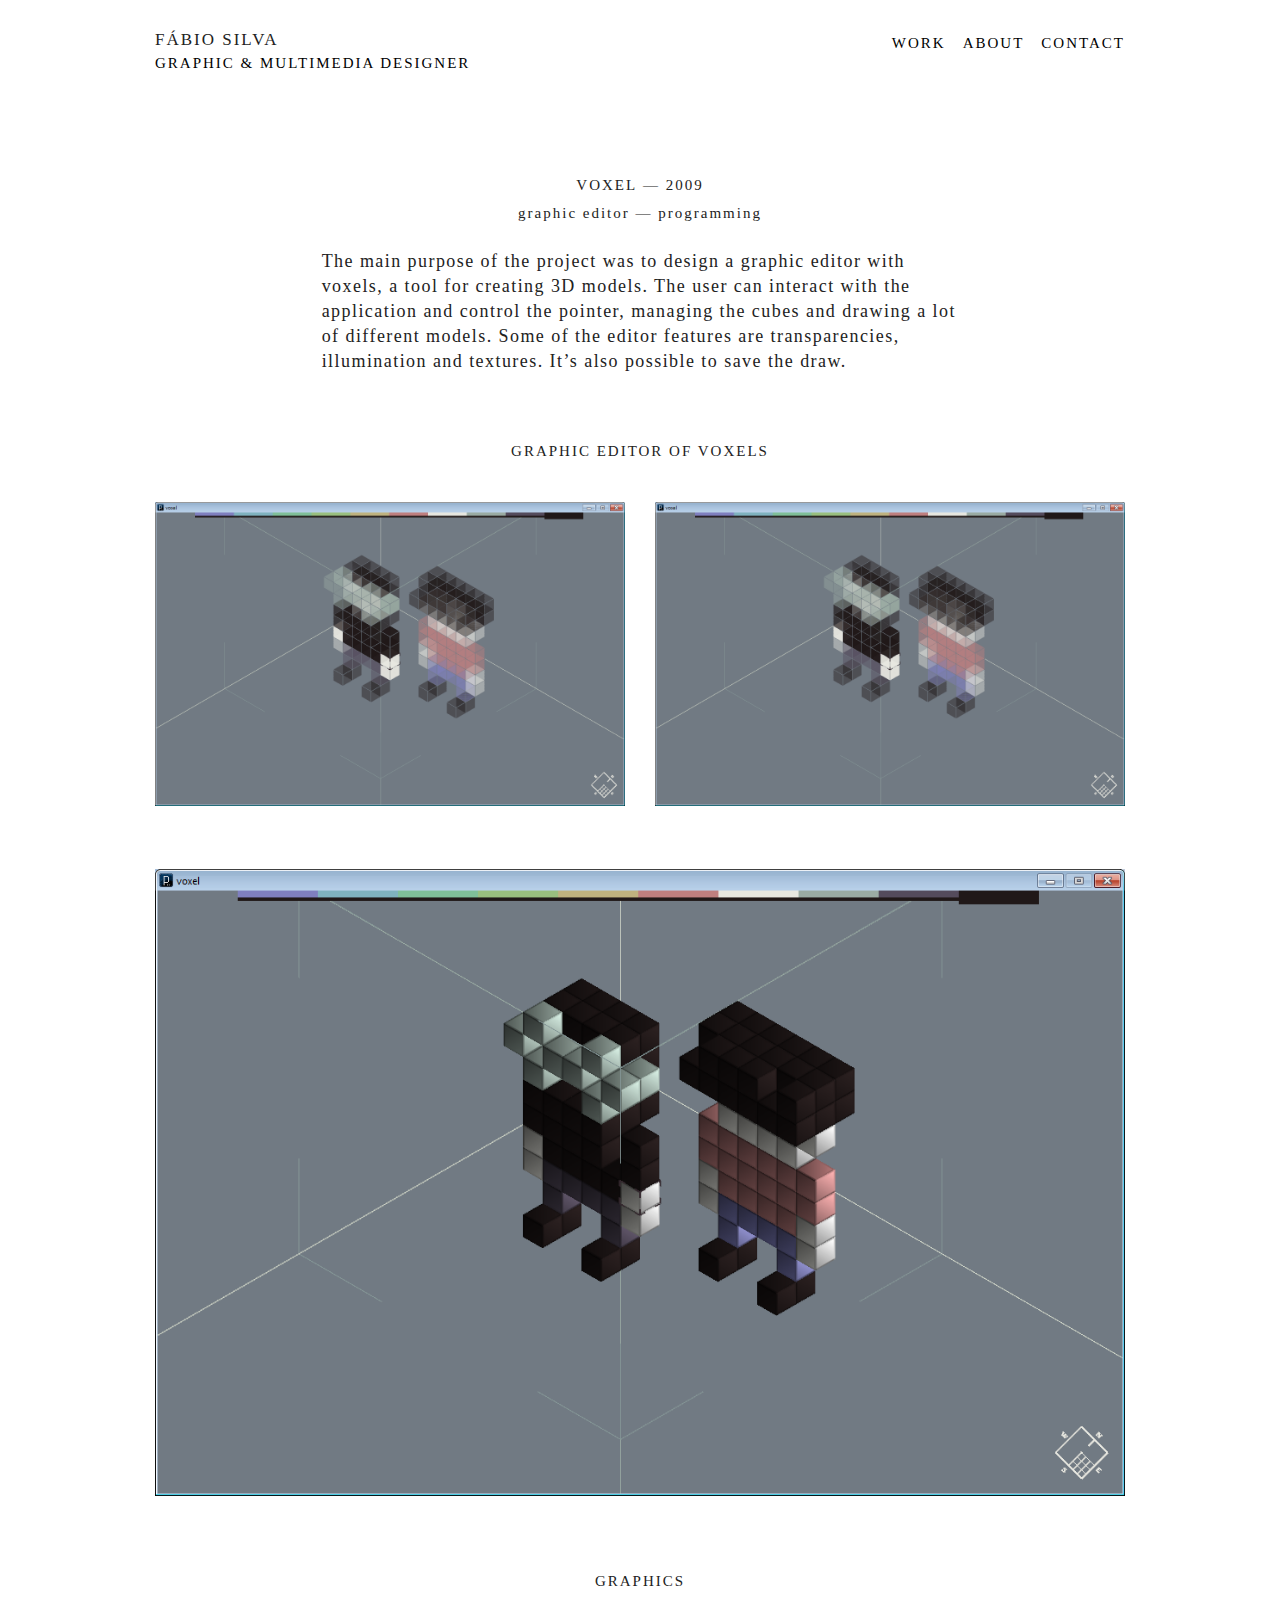
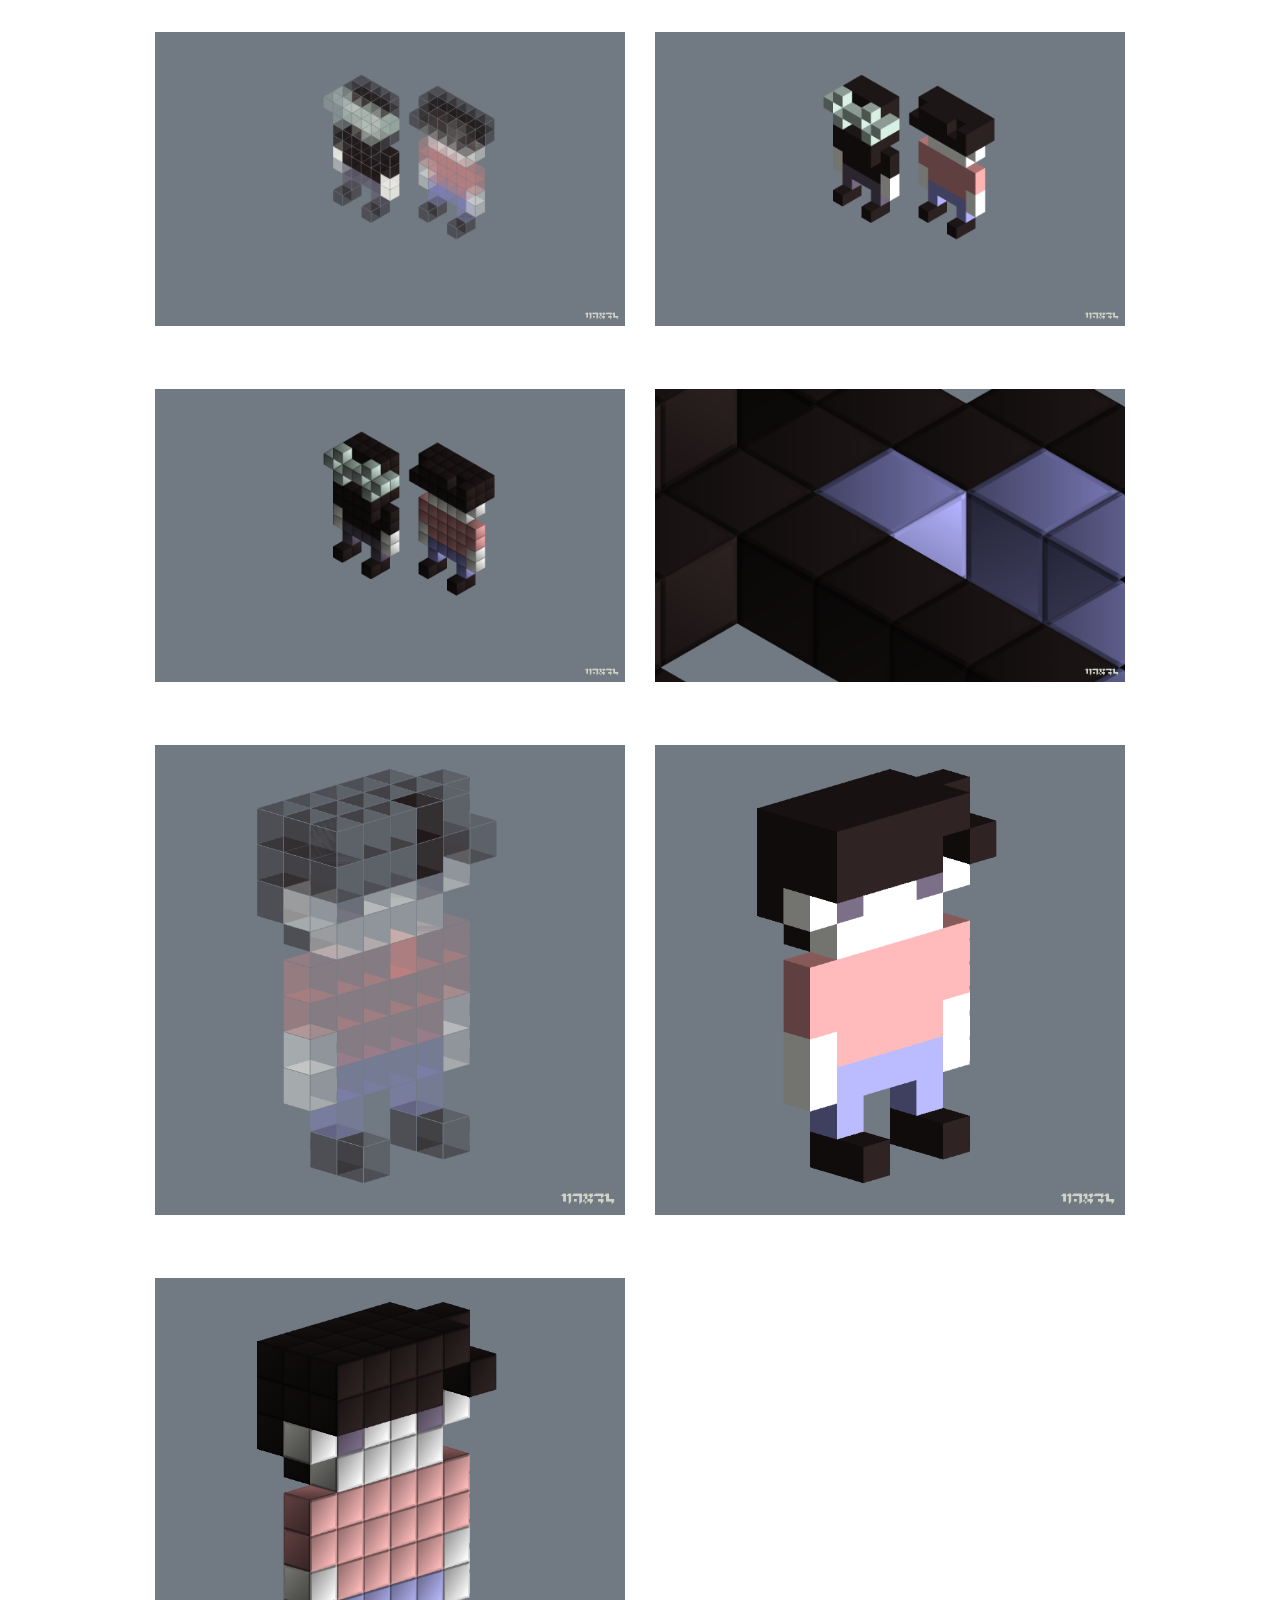
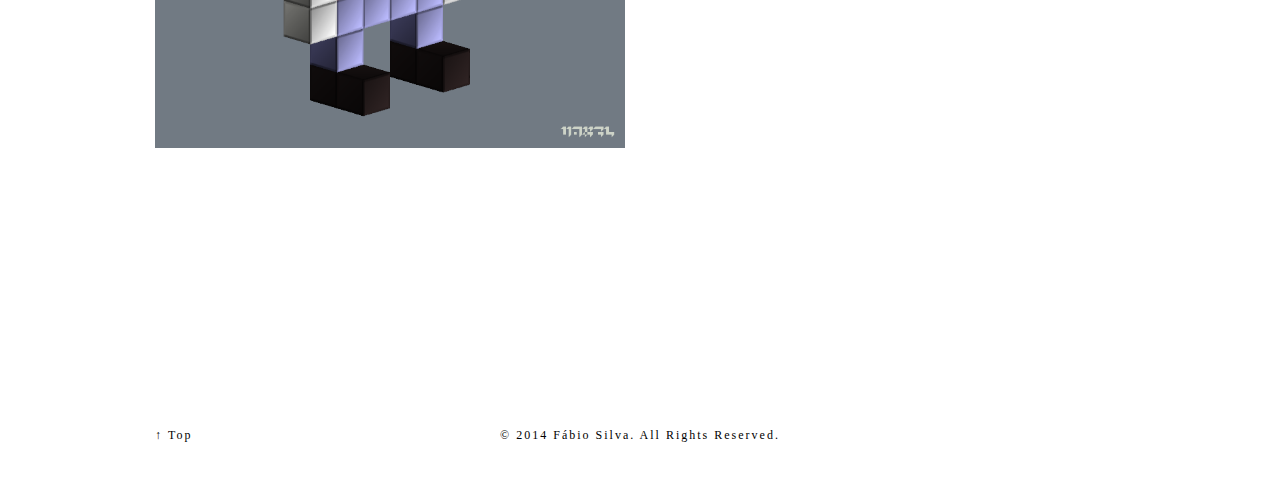
<file: voxel.html>
<!doctype html>
    <html class               ="no-js" lang="en">
      <head>
        <meta charset         ="utf-8" />
        <meta name            ="viewport" content="width=device-width, initial-scale=1.0" />
        <link type            ="text/css" rel="stylesheet" href="http://fast.fonts.net/cssapi/09ff0a01-536b-4952-86ed-c318de79fda5.css"/>
        <title> Fábio Silva – Portfolio </title>
        <link rel             ="stylesheet" href="css/foundation.css" />
        <script src           ="js/vendor/modernizr.js"></script>
      </head>
      <body>


     <!--nav-->     

        <div class="row">
          <div class="large-12 columns posicaobottom">

              <div class="contain-to-grid sticky posicaotop">

                <nav class="top-bar toggle-topbar" data-topbar role="navigation"  data-options="sticky_on: true">
                  <ul class="title-area">
                    <li class="name">
                        <a href="index.html"><h1>fábio silva</h1>
                        <tagline>graphic &amp; multimedia designer</tagline></a>
                    </li>
                    </ul>



            <section>
              <ul class="right">
                <li class="search">
                  <li><tagline><a href="work.html">work</a>&emsp;<a href="about.html">about</a>&emsp;<a href="contact.html">contact</a></li>    
                </li>


              </ul>
            </section>
            </nav>
        </div>
          </div>
        </div>

          <!--end nav-->


        <div class="row">
            <div class="large-12 columns text-center">
                <h1>voxel&nbsp;&mdash;&nbsp;2009</h1><h3>graphic editor&nbsp;&mdash;&nbsp;programming</h3>
            </div>
            </div>

          <div class="row">
            <div class="large-8 large-centered medium-8 medium-centered small-12 small-centered columns">
                <p>The main purpose of the project was to design a graphic editor with voxels, a tool for creating 3D models.
The user can interact with the application and control the pointer, managing the cubes and drawing a lot of different models. Some of the editor features are transparencies, illumination and textures. It’s also possible to save the draw.</p>
            </div>
        </div>

        <div class="row">
            <div class="large-12 columns text-center">
                <h2>graphic editor of voxels</h2>
            </div>
            </div>
          
    <div class="row">
            <div class="large-6 medium-6 smal-12 columns text-center">
                <div class="pin">
                <img src="images/voxel/Untitled3.png"/>
            </div>
                </div>

            <div class="large-6 medium-6 small-12 columns text-center">
                <div class="pin">
                <img src="images/voxel/Untitled3.png"/>
            </div>
            </div>

    </div>
          
          <div class="row">
            <div class="large-12 medium-12 smal-12 columns text-center">
                <div class="pin">
                <img src="images/voxel/Untitled2.png"/>
            </div>
                </div>

    </div>
          
          <div class="row">
            <div class="large-12 columns text-center">
                <h2>graphics</h2>
            </div>
            </div>
          
    <div class="row">
            <div class="large-6 medium-6 smal-12 columns text-center">
                <div class="pin">
                <img src="images/voxel/imagem1.png"/>
            </div>
                </div>

            <div class="large-6 medium-6 small-12 columns text-center">
                <div class="pin">
                <img src="images/voxel/imagem2.png"/>
            </div>
            </div>

    </div>
          
          <div class="row">
            <div class="large-6 medium-6 smal-12 columns text-center">
                <div class="pin">
                <img src="images/voxel/imagem3.png"/>
            </div>
                </div>
              
              <div class="large-6 medium-6 smal-12 columns text-center">
                <div class="pin">
                <img src="images/voxel/imagem4.png"/>
            </div>
                </div>

    </div>
          
    <div class="row">
            <div class="large-6 medium-6 smal-12 columns text-center">
                <div class="pin">
                <img src="images/voxel/imagem3%202.png"/>
            </div>
                </div>

            <div class="large-6 medium-6 small-12 columns text-center">
                <div class="pin">
                <img src="images/voxel/imagem1%202.png"/>
            </div>
            </div>

    </div>
          
        <div class="row">
            <div class="large-6 medium-6 smal-12 columns text-center">
                <div class="pin">
                <img src="images/voxel/imagem2%202.png"/>
            </div>
                </div>

    </div>



    <!--footer-->


    <div class                ="row">
      <div class              ="large-12 columns">
        <div class            ="space row">

          <div class="large-2 medium-2 small-2 columns">
            <div class="footer pos1">

              <taglinefooter><a href="#TOP">&uarr;&nbsp;Top</a></taglinefooter>

            </div>
          </div>

          <div class="large-8 medium-8 small-10 columns end">
            <div class="footer text-center pos1">

              <taglinefooter><a href="">&copy; 2014 fábio silva. all rights reserved.</a></taglinefooter>

            </div>
          </div>



        </div>


      </div>
    </div>

    <!--footer-->

    <script src               ="js/vendor/jquery.js"></script>
    <script src               ="js/foundation.min.js"></script>
    <script>
      $(document).foundation();
    </script>
    </body>
    </html>
</file>
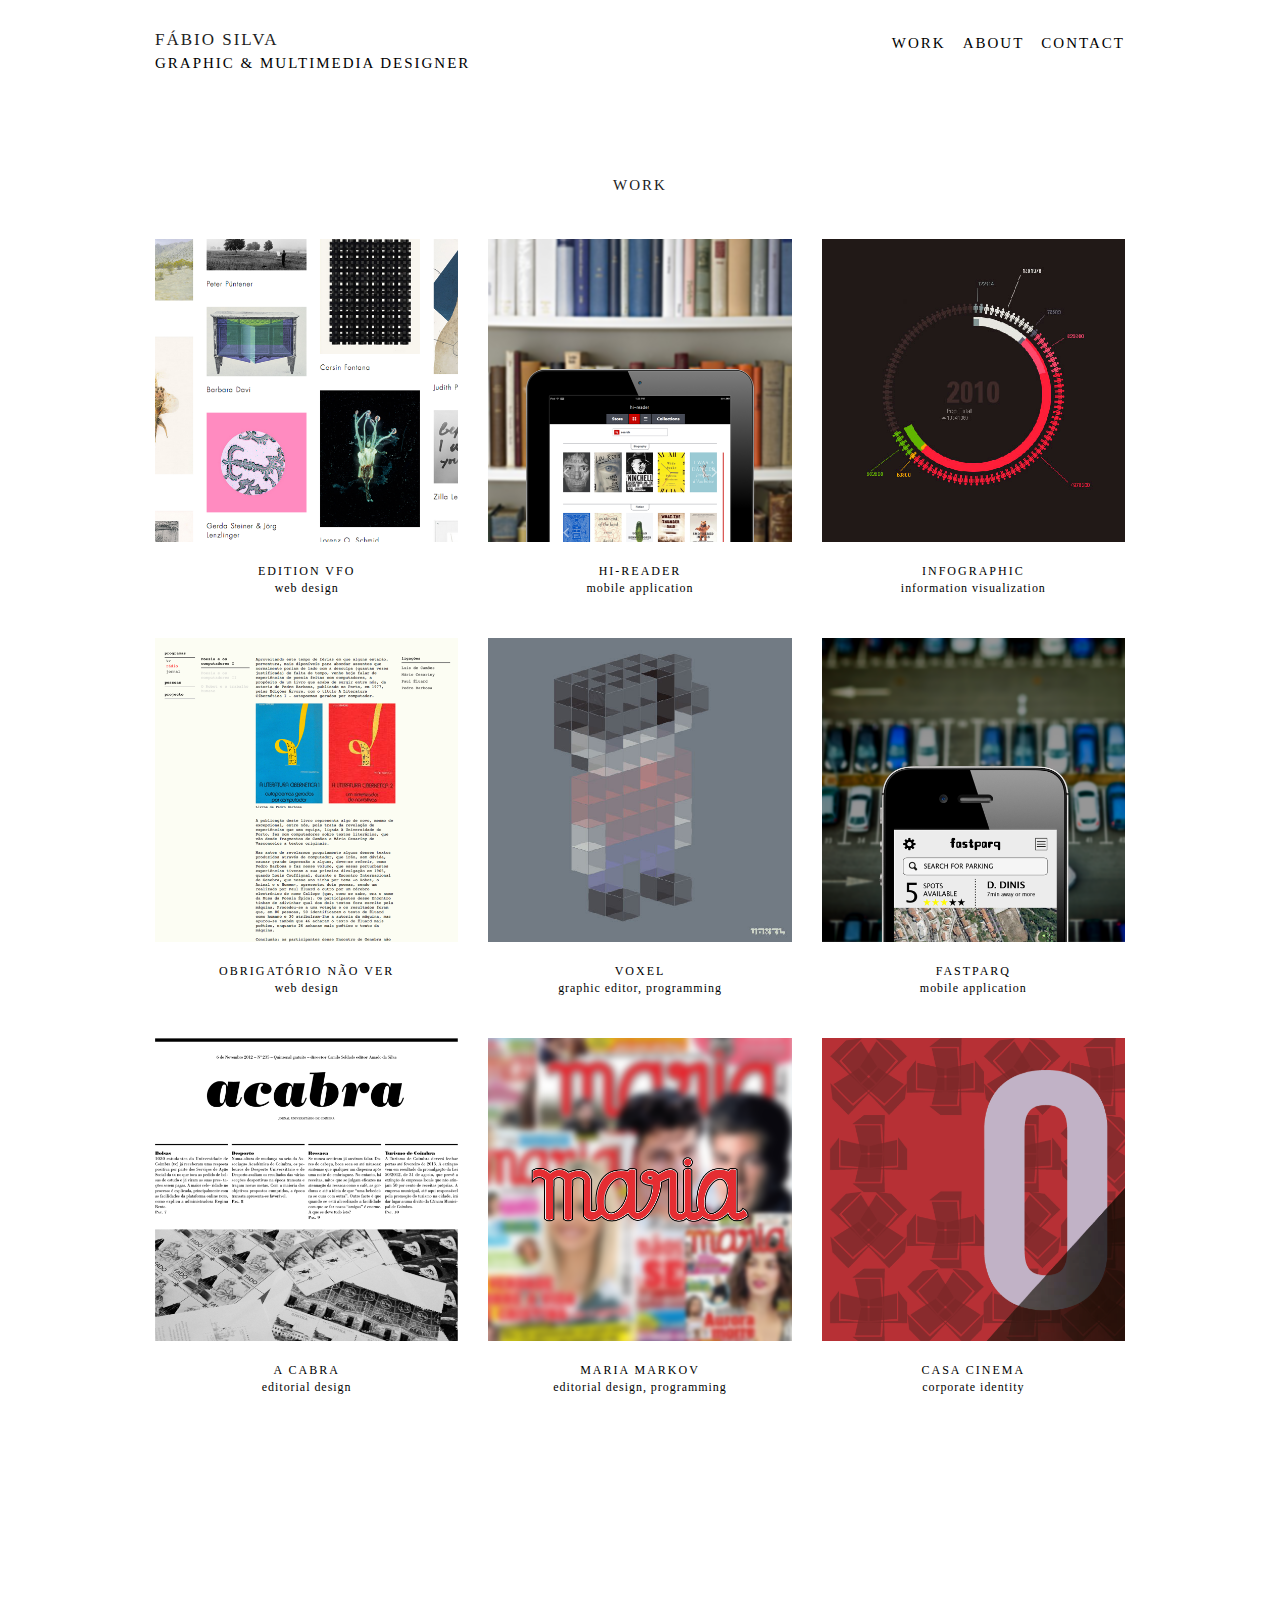
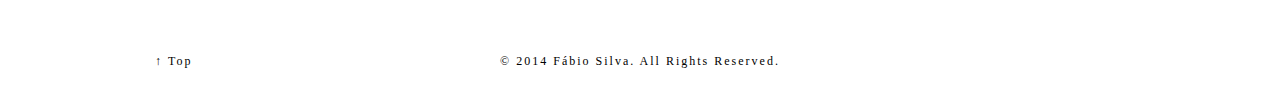
<file: work.html>
<!doctype html>
<html class               ="no-js" lang="en">
  <head>
    <meta charset         ="utf-8" />
    <meta name            ="viewport" content="width=device-width, initial-scale=1.0" />
    <link type            ="text/css" rel="stylesheet" href="http://fast.fonts.net/cssapi/09ff0a01-536b-4952-86ed-c318de79fda5.css"/>
    <title> Fábio Silva – Portfolio </title>
    <link rel             ="stylesheet" href="css/foundation.css" />
    <script src           ="js/vendor/modernizr.js"></script>
  </head>
  <body>


 <!--nav-->     
    
    <div class="row">
      <div class="large-12 columns posicaobottom">
       
          <div class="contain-to-grid sticky posicaotop">
      
            <nav class="top-bar toggle-topbar" data-topbar role="navigation"  data-options="sticky_on: true">
              <ul class="title-area">
                <li class="name">
                    <a href="index.html"><h1>fábio silva</h1>
                    <tagline>graphic &amp; multimedia designer</tagline></a>
                </li>
                </ul>
              
            
        
        <section>
          <ul class="right">
            <li class="search">
              <li><tagline><a href="">work</a>&emsp;<a href="about.html">about</a>&emsp;<a href="contact.html">contact</a></li>    
            </li>

            
          </ul>
        </section>
        </nav>
    </div>
      </div>
    </div>
      
      <!--end nav-->
    
    
    <div class="row">
        <div class="large-12 columns text-center">
            <h1>work</h1>
        </div>
        <div class="large-4 medium-4 smal-12 columns text-center">
            <div class="pin">
            <a href="vfo.html"><img src="images/vfo.png"/><h>edition vfo</h><p>web design</p></a>
        </div>
            </div>
        
        <div class="large-4 medium-4 small-12 columns text-center">
            <div class="pin">
            <a href="hireader.html"><img src="images/hi-reader1.png"/><h>hi-reader</h><p>mobile application</p></a>
        </div>
        </div>
            
        <div class="large-4 medium-4 small-12 columns text-center">
            <div class="pin">
            <a href="infoviz.html"><img src="images/info.jpg"/><h>infographic</h><p>information visualization</p></a>
        </div>
    </div>
            </div>
      
      <div class="row">
        <div class="large-4 medium-4 smal-12 columns text-center">
            <div class="pin">
            <a href="onv.html"><img src="images/onv1.png"/><h>obrigatório não ver</h><p>web design</p></a>
        </div>
            </div>
        
        <div class="large-4 medium-4 small-12 columns text-center">
            <div class="pin">
            <a href="voxel.html"><img src="images/voxel.jpg"/><h>voxel</h><p>graphic editor, programming</p></a>
        </div>
        </div>
            
        <div class="large-4 medium-4 small-12 columns text-center">
            <div class="pin">
            <a href="fastparq.html"><img src="images/fastparq3.png"/><h>fastparq</h><p>mobile application</p></a>
        </div>
    </div>
            </div>
      
      
      <div class="row">
        <div class="large-4 medium-4 smal-12 columns text-center">
            <div class="pin">
            <a href="cabra.html"><img src="images/cabra.png"/><h>a cabra</h><p>editorial design</p></a>
        </div>
            </div>
        
        <div class="large-4 medium-4 small-12 columns text-center">
            <div class="pin">
            <a href="maria.html"><img src="images/maria1.png"/><h>maria markov</h><p>editorial design, programming</p></a>
        </div>
        </div>
            
        <div class="large-4 medium-4 small-12 columns text-center">
            <div class="pin">
            <a href="cinema.html"><img src="images/cinema1.png"/><h>casa cinema</h><p>corporate identity</p></a>
        </div>
    </div>
            </div>
      
    <!--<div class="row">
      
      
        <div class="large-6 medium-6 small-12 vrow">
          <div class="large-12 medium-12 small-12 columns text-center">
            <div class="pin">
              <a href="work1.html"><img src="images/en.jpg"/><h>ensino superior e empregabilidade em portugal</h><p>editorial design</p></a>
            </div>

            <div class="pin">
              <img src="images/casacinema.jpg"/><h>casa cinema</h><p>graphic design</p>
            </div>

            <div class="pin">
              <img src="images/maria.jpg"/><h>maria markov</h><p>editorial design, programming</p>
            </div>

            <div class="pin">
              <img src="images/fast.jpg"/><h>fastparq</h><p>interaction design, UI/UX</p>
            </div>

          </div>
        </div>
  

  
    <div class="large-6 medium-6 small-12 vrow">
      <div class="large-12 medium-12 small-12 columns text-center">
        <div class="pin">
          <img src="images/hi.jpg"/><h>voxel</h><p>graphic design, programming</p>
        </div>

        <div class="pin">
          <img src="images/hi1.jpg"/><h>hi-reader</h><p>interaction design, UI/UX</p>
        </div>

        <div class="pin">
          <img src="images/acabra.jpg"/><h>a cabra</h><p>editorial design</p>
        </div>

        <div class="pin">
          <img src="images/obrg.jpg"/><h>obrigatório não vêr</h><p>web design, UI/UX</p>
        </div>

      </div>
    </div>
  </div>-->



<!--footer-->


<div class                ="row">
  <div class              ="large-12 columns">
    <div class            ="space row">

      <div class="large-2 medium-2 small-2 columns">
        <div class="footer pos1">

          <taglinefooter><a href="#TOP">&uarr;&nbsp;Top</a></taglinefooter>

        </div>
      </div>

      <div class="large-8 medium-8 small-10 columns end">
        <div class="footer text-center   pos1">

          <taglinefooter><a href="">&copy; 2014 fábio silva. all rights reserved.</a></taglinefooter>

        </div>
      </div>



    </div>


  </div>
</div>

<!--footer-->

<script src               ="js/vendor/jquery.js"></script>
<script src               ="js/foundation.min.js"></script>
<script>
  $(document).foundation();
</script>
</body>
</html>
</file>
